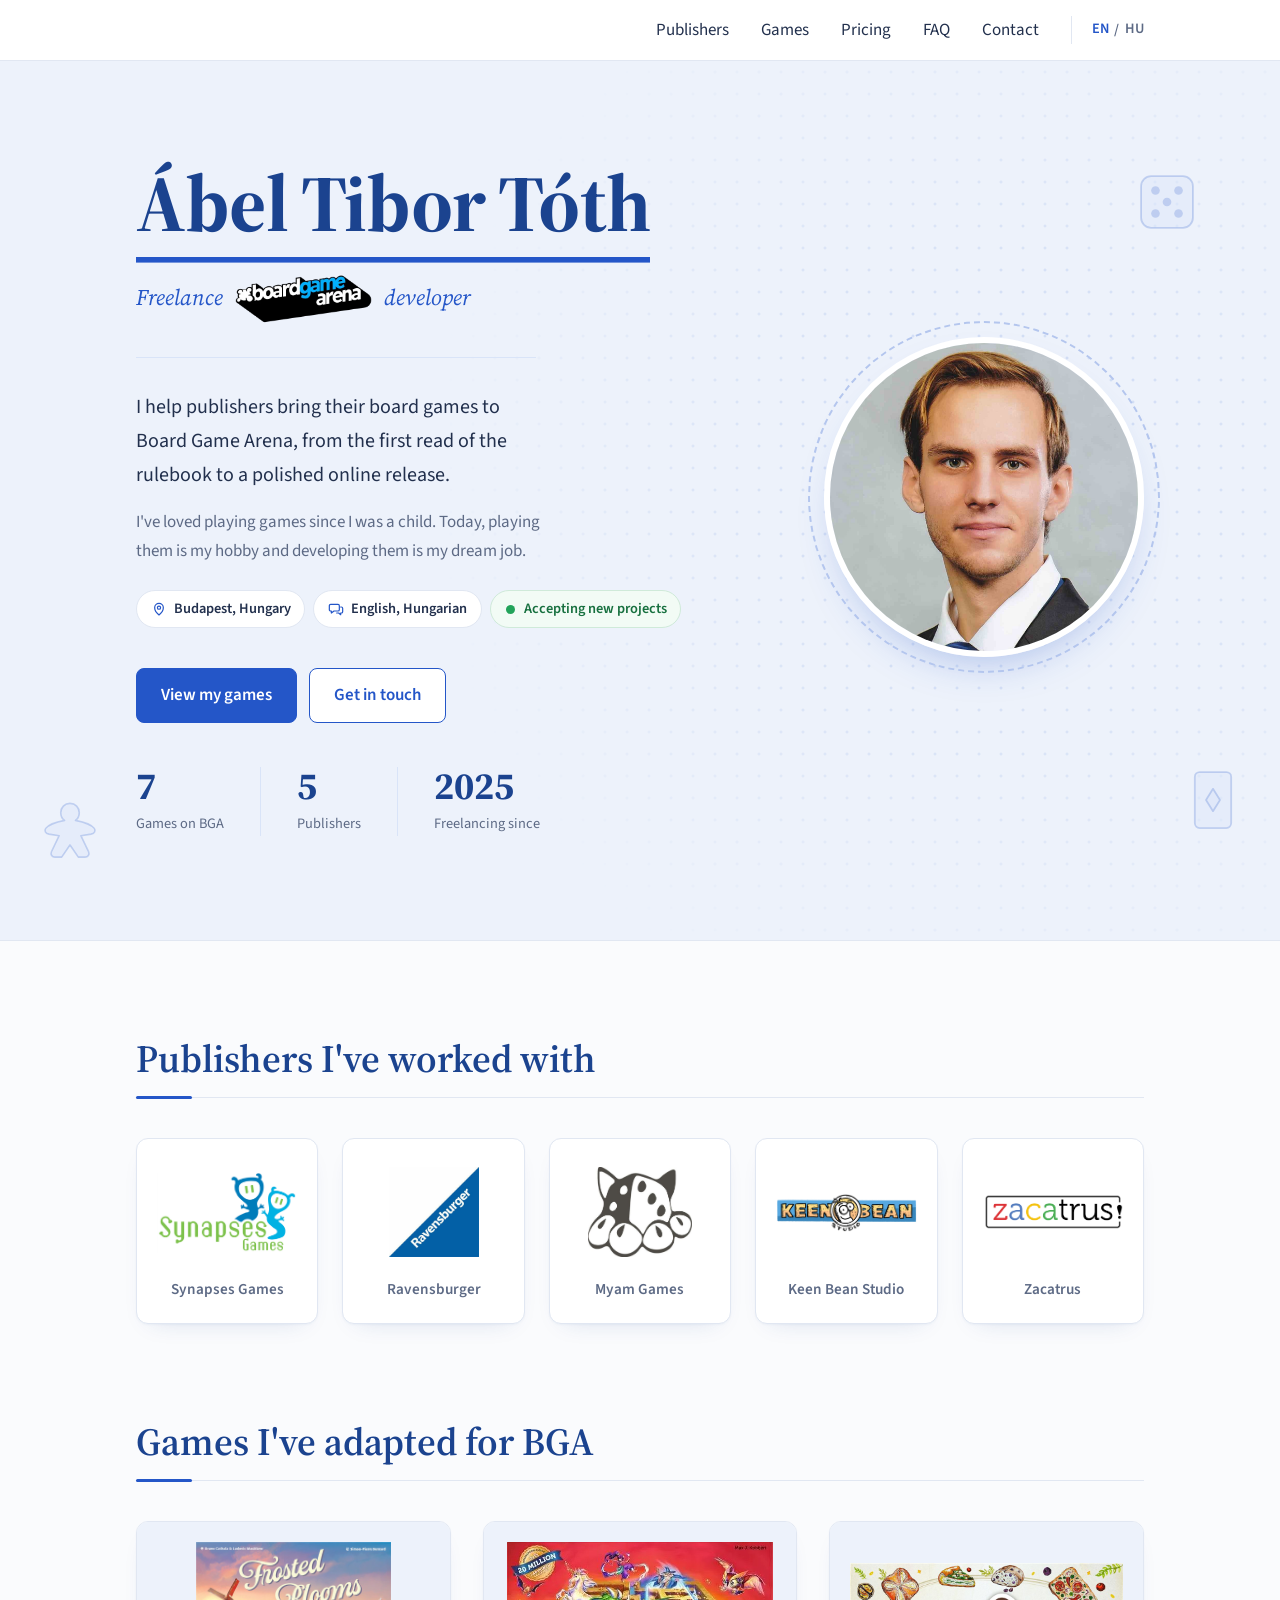
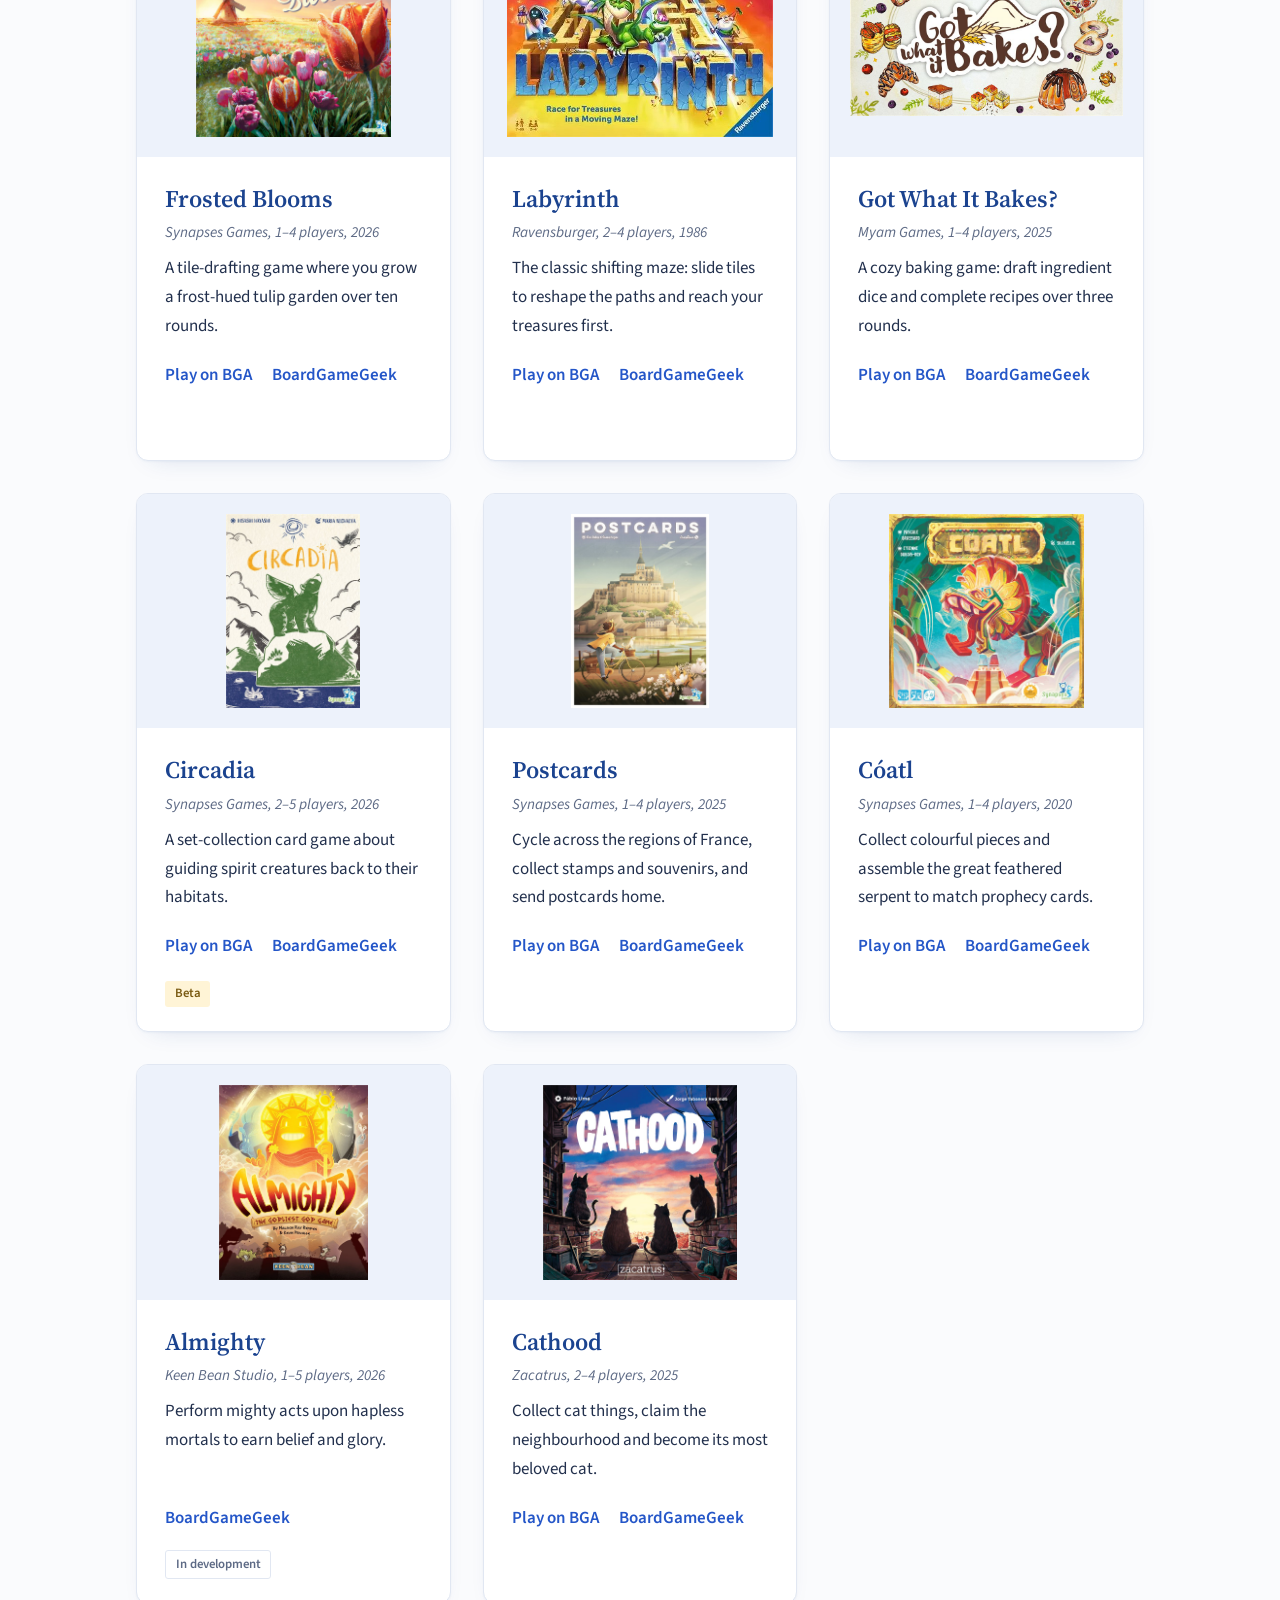
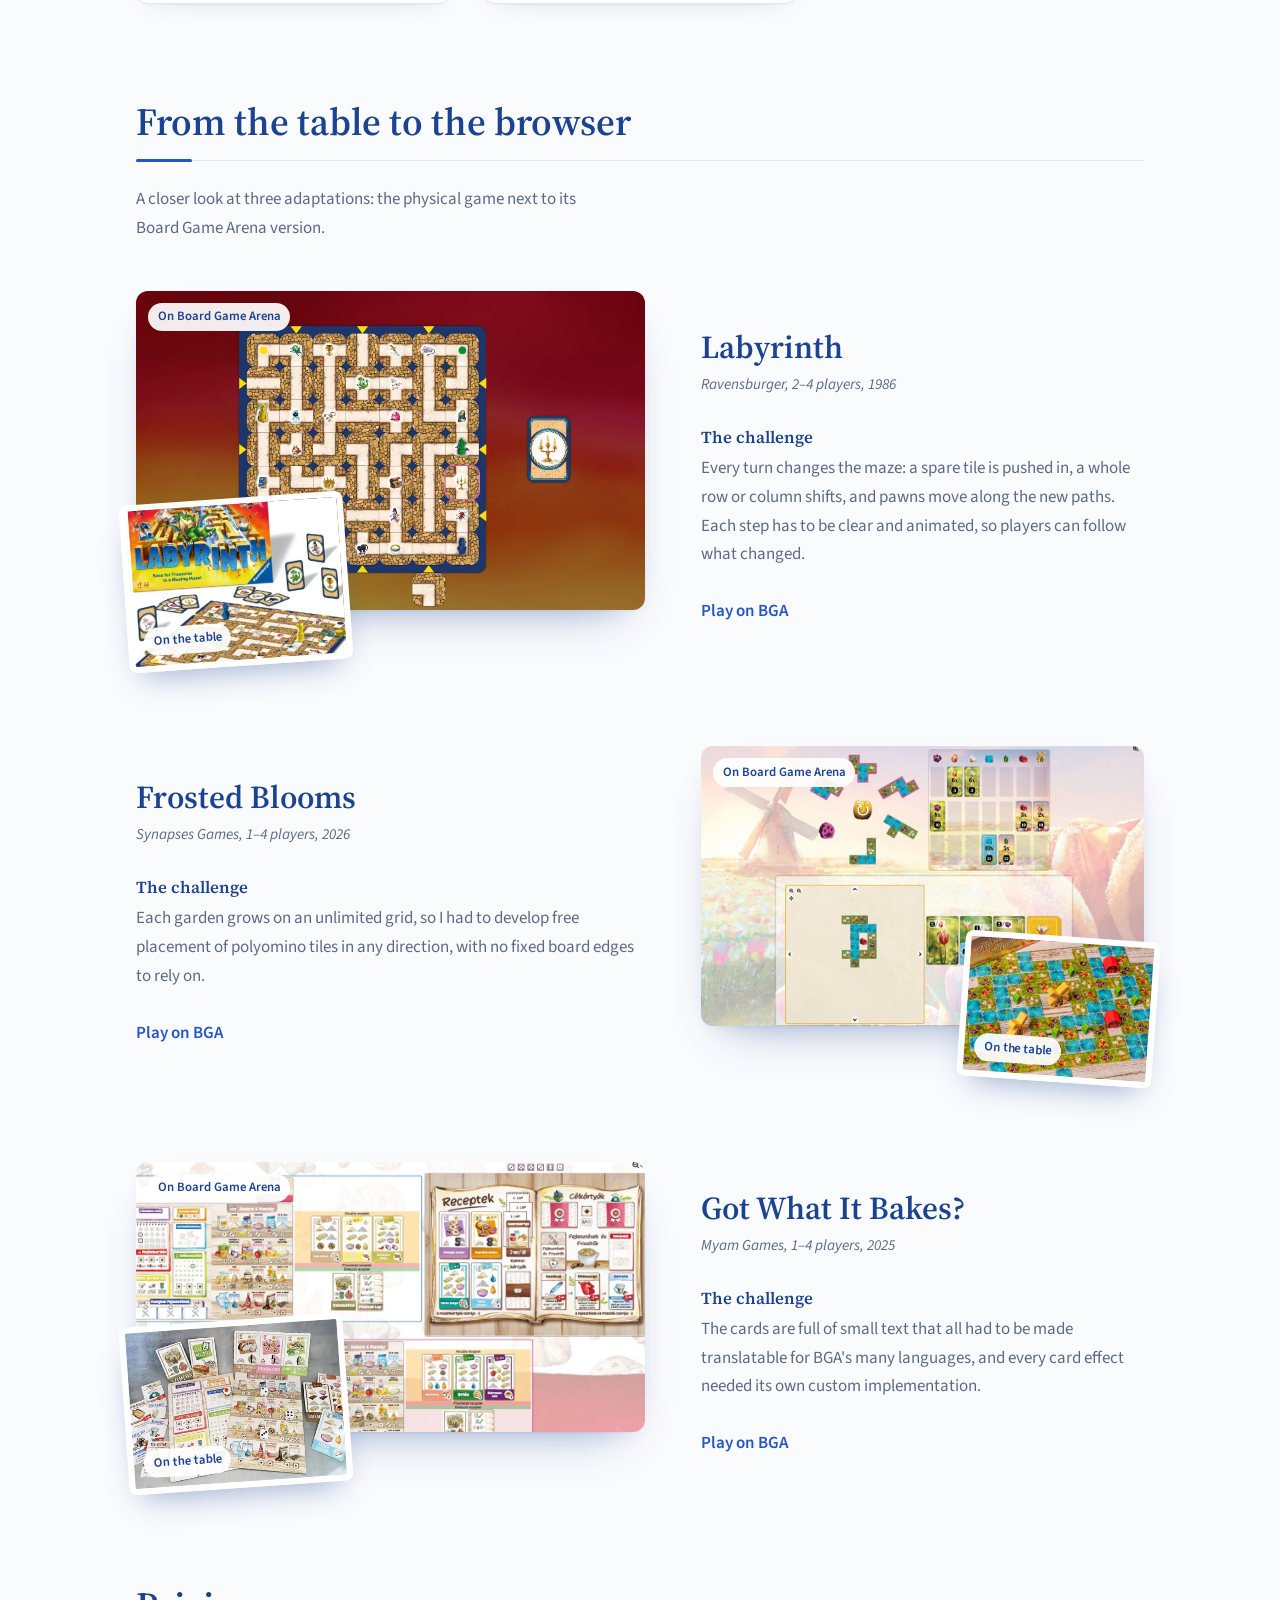
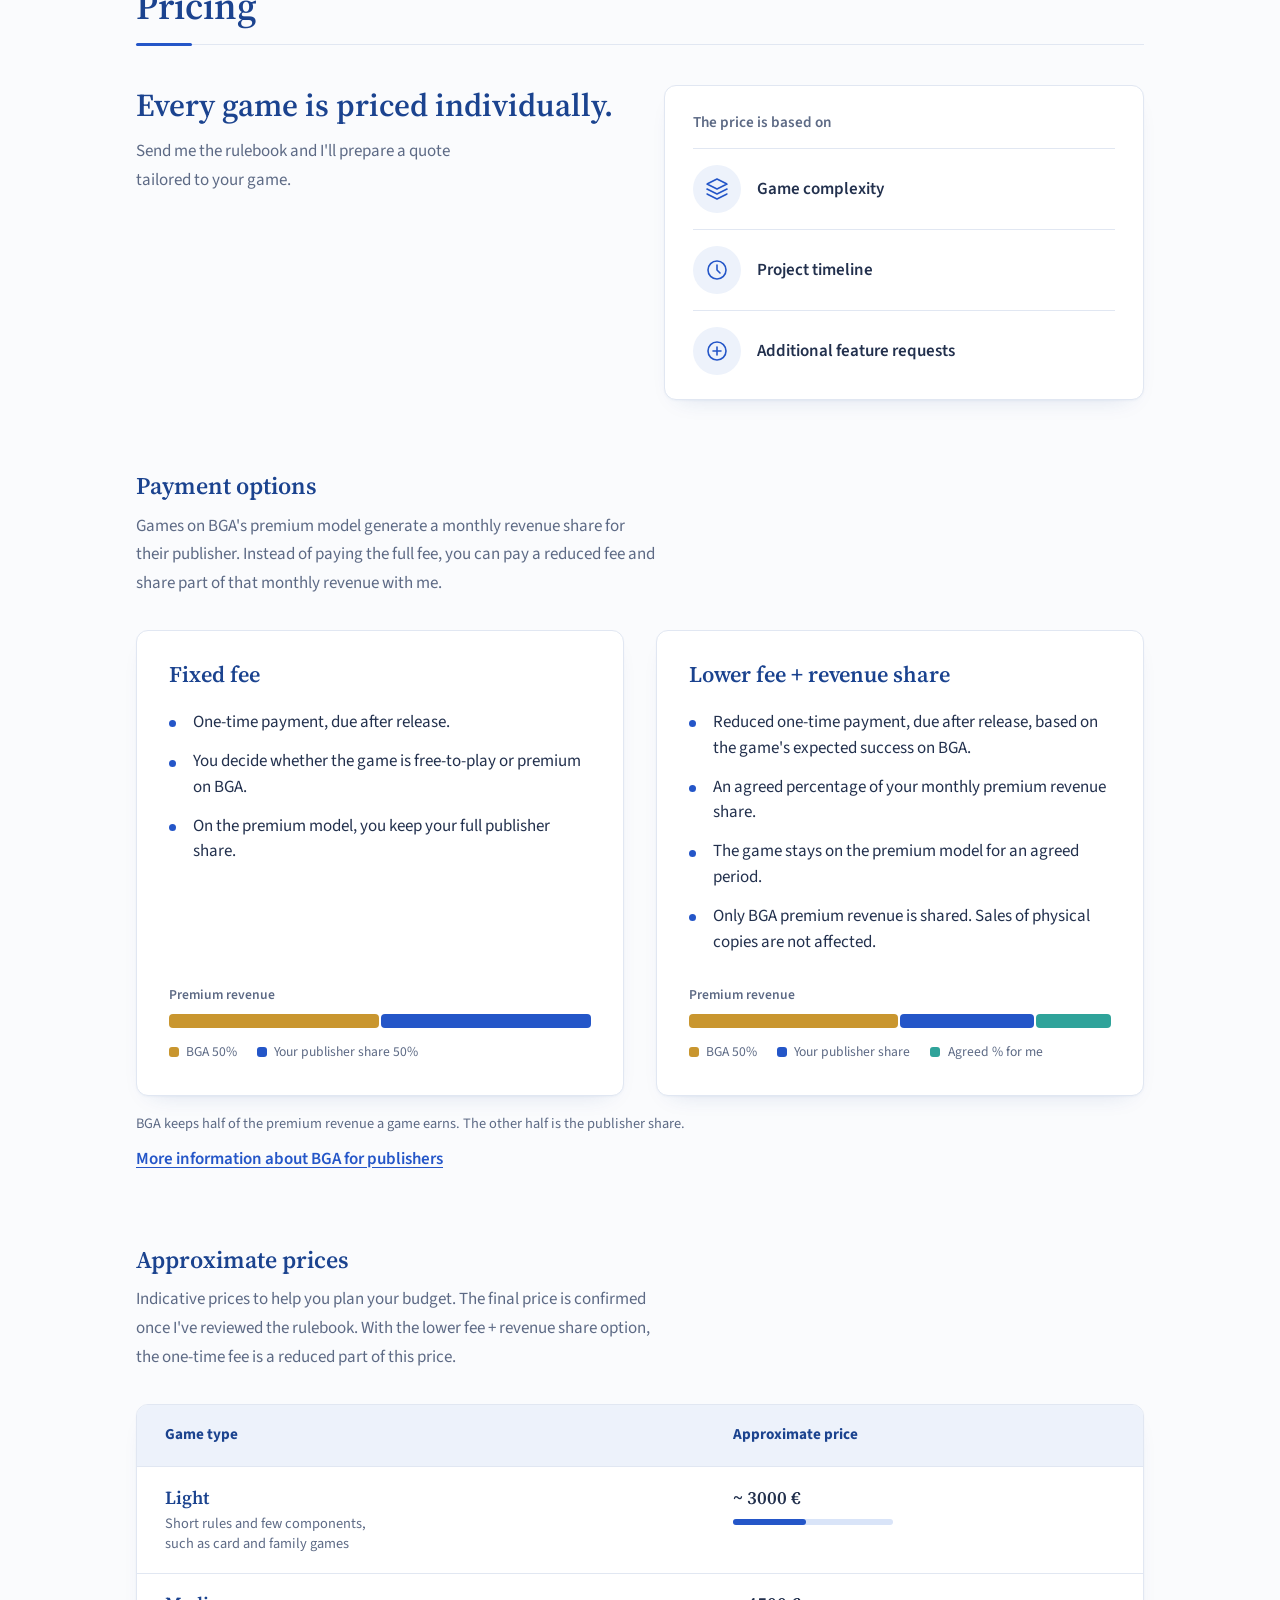
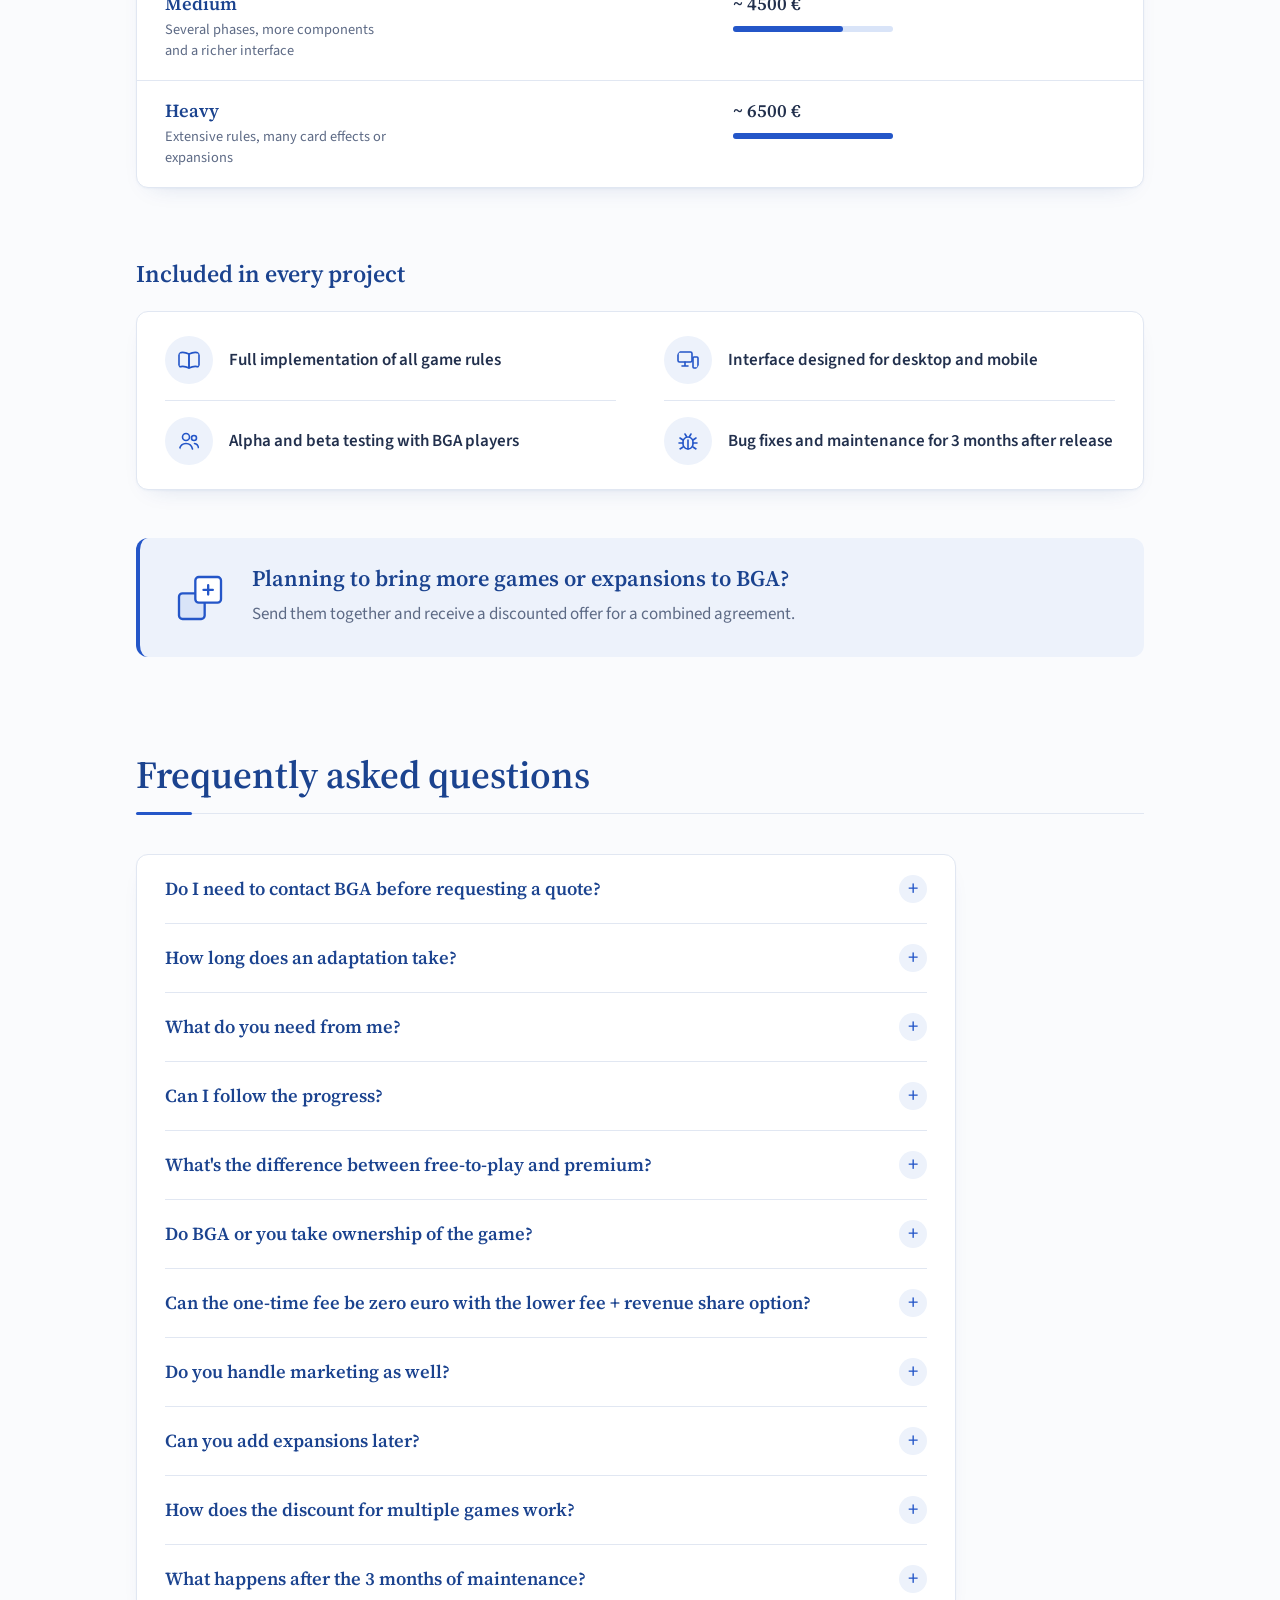
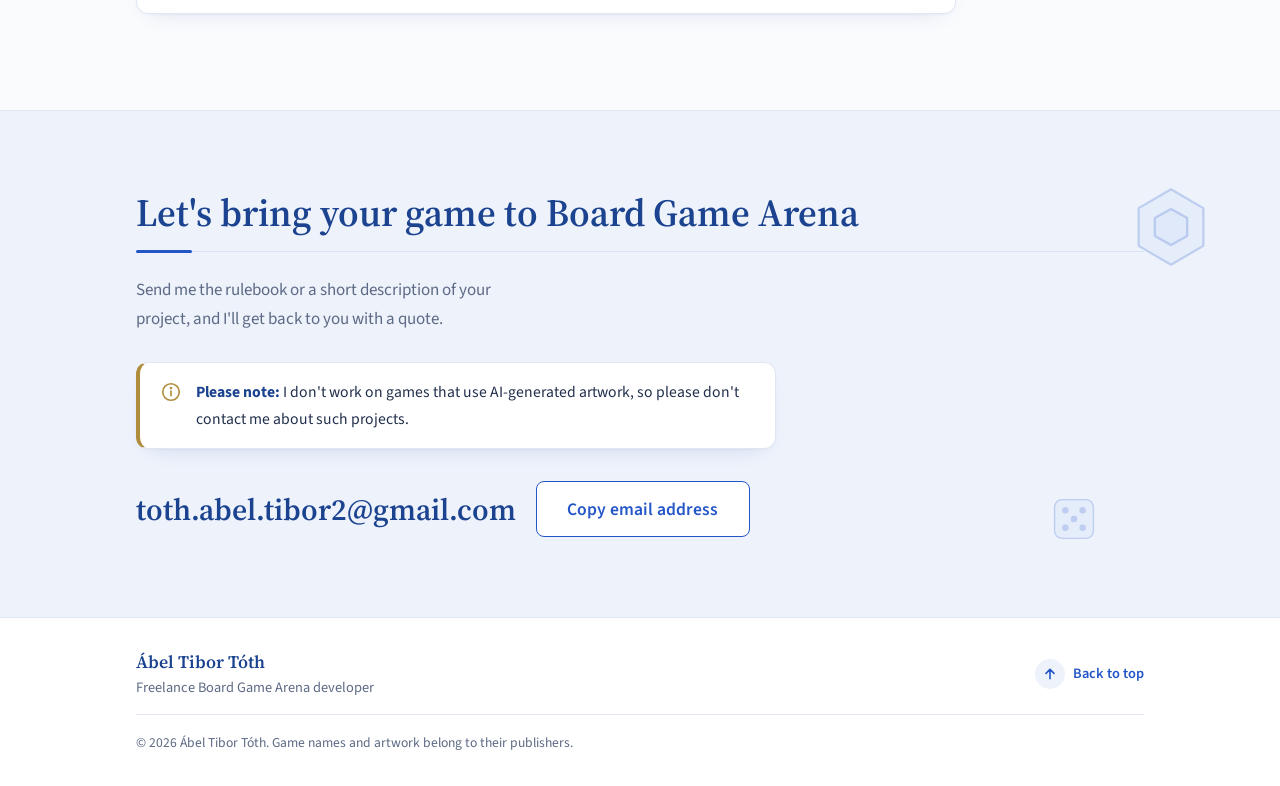
<file: index.html>
<!doctype html>
<html lang="en">
<head>
  <meta charset="utf-8">
  <meta name="viewport" content="width=device-width, initial-scale=1">
  <title>Ábel Tibor Tóth – Board Game Arena Developer</title>
  <meta name="description" content="Ábel Tibor Tóth adapts tabletop games for Board Game Arena.">
  <link rel="preconnect" href="https://fonts.googleapis.com">
  <link rel="preconnect" href="https://fonts.gstatic.com" crossorigin>
  <link href="https://fonts.googleapis.com/css2?family=Source+Serif+4:opsz,wght@8..60,400;8..60,600;8..60,700&family=Source+Sans+3:wght@400;600&display=swap" rel="stylesheet">
  <link rel="alternate" hreflang="en" href="index.html">
  <link rel="alternate" hreflang="hu" href="hu.html">
  <link rel="stylesheet" href="style.css">
  <script src="script.js" defer></script>
</head>
<body>
  <header class="site-header">
    <nav class="wrap nav">
      <a href="#" class="logo">Ábel Tibor Tóth</a>
      <ul>
        <li><a href="#publishers">Publishers</a></li>
        <li><a href="#games">Games</a></li>
        <li><a href="#pricing">Pricing</a></li>
        <li><a href="#faq">FAQ</a></li>
        <li><a href="#contact">Contact</a></li>
        <li class="lang"><a href="index.html" hreflang="en" lang="en" aria-current="page">EN</a><span aria-hidden="true">/</span><a href="hu.html" hreflang="hu" lang="hu" aria-label="Magyar">HU</a></li>
      </ul>
    </nav>
  </header>

  <main>
    <section class="hero">
      <div class="decos" aria-hidden="true">
        <svg class="deco deco-die" viewBox="0 0 100 100" aria-hidden="true"><rect x="14" y="14" width="72" height="72" rx="14"/><circle class="pip" cx="34" cy="34" r="6"/><circle class="pip" cx="66" cy="34" r="6"/><circle class="pip" cx="50" cy="50" r="6"/><circle class="pip" cx="34" cy="66" r="6"/><circle class="pip" cx="66" cy="66" r="6"/></svg>
        <svg class="deco deco-meeple" viewBox="0 0 100 100" aria-hidden="true"><path d="M50 10c8.5 0 14.5 6.5 14.5 14.5 0 5.5-2.5 9.5-6 12 10 2 25 6.5 29.5 12.5 2.5 3.5.5 8-5 9l-16 2.5 12 25c2 4.2-1 8.5-5.5 8.5H63L50 75 37 94H26.5c-4.5 0-7.5-4.3-5.5-8.5l12-25-16-2.5c-5.5-1-7.5-5.5-5-9C16.5 43 31.5 38.5 41.5 36.5c-3.5-2.5-6-6.5-6-12C35.5 16.5 41.5 10 50 10Z"/></svg>
        <svg class="deco deco-card" viewBox="0 0 100 100" aria-hidden="true"><rect x="24" y="10" width="52" height="80" rx="7"/><path d="M50 34 60 50 50 66 40 50Z"/></svg>
      </div>
      <div class="wrap hero-grid">
        <div>
        <h1><span class="name-line">Ábel Tibor Tóth</span></h1>
        <p class="role">Freelance <a class="role-logo" href="https://boardgamearena.com/" target="_blank" rel="noopener"><img src="images/brand/bga-logo.webp" alt="Board Game Arena" width="500" height="220"></a> developer</p>
        <p class="lead">I help publishers bring their board games to Board Game Arena, from the first read of the rulebook to a polished online release.</p>
        <p class="lead-sub">I've loved playing games since I was a child. Today, playing them is my hobby and developing them is my dream job.</p>
        <ul class="hero-facts" aria-label="About me">
          <li><svg class="chip-icon" viewBox="0 0 24 24" aria-hidden="true"><path d="M12 21s-6.5-5.6-6.5-11a6.5 6.5 0 0 1 13 0c0 5.4-6.5 11-6.5 11Z"/><circle cx="12" cy="10" r="2.4"/></svg>Budapest, Hungary</li>
          <li><svg class="chip-icon" viewBox="0 0 24 24" aria-hidden="true"><path d="M4 5h11a2 2 0 0 1 2 2v6a2 2 0 0 1-2 2H9l-4 3v-3H4a2 2 0 0 1-2-2V7a2 2 0 0 1 2-2Z"/><path d="M19 9h1a2 2 0 0 1 2 2v5a2 2 0 0 1-2 2h-1v2.5L16 18h-3"/></svg>English, Hungarian</li>
          <li class="available"><i class="status-dot" aria-hidden="true"></i>Accepting new projects</li>
        </ul>
        <div class="actions">
          <a class="btn btn-primary" href="#games">View my games</a>
          <a class="btn btn-outline" href="#contact">Get in touch</a>
        </div>
        <dl class="stats">
          <div><dt>Games on BGA</dt><dd data-count="7">7</dd></div>
          <div><dt>Publishers</dt><dd data-count="5">5</dd></div>
          <div><dt>Freelancing since</dt><dd>2025</dd></div>
        </dl>
        </div>
        <img class="portrait" src="images/profile.jpg" alt="Portrait of Ábel Tibor Tóth" width="320" height="320">
      </div>
    </section>

    <section id="publishers" class="section wrap">
      <h2>Publishers I've worked with</h2>
      <!-- Logos are the publishers' BGG images, in images/publishers/. -->
      <ul class="publishers">
        <li>
          <a class="publisher" href="https://www.jeuxsynapsesgames.com/" target="_blank" rel="noopener">
            <img src="images/publishers/synapses.png" alt="" loading="lazy">
            <span>Synapses Games</span>
          </a>
        </li>
        <li>
          <a class="publisher" href="https://www.ravensburger.com/" target="_blank" rel="noopener">
            <img src="images/publishers/ravensburger.jpg" alt="" loading="lazy">
            <span>Ravensburger</span>
          </a>
        </li>
        <li>
          <a class="publisher" href="https://myamgames.hu/" target="_blank" rel="noopener">
            <img src="images/publishers/myam.jpg" alt="" loading="lazy">
            <span>Myam Games</span>
          </a>
        </li>
        <li>
          <a class="publisher" href="https://www.keenbean.studio/" target="_blank" rel="noopener">
            <img src="images/publishers/keenbean.png" alt="" loading="lazy">
            <span>Keen Bean Studio</span>
          </a>
        </li>
        <li>
          <a class="publisher" href="https://zacatrus.es/" target="_blank" rel="noopener">
            <img src="images/publishers/zacatrus.png" alt="" loading="lazy">
            <span>Zacatrus</span>
          </a>
        </li>
      </ul>
    </section>

    <section id="games" class="section wrap">
      <h2>Games I've adapted for BGA</h2>
      <div class="games">
        <!-- Copy an <article> per game. Optional status badge for unreleased games: status-beta | status-alpha | status-dev. Images are the games' main BGG images, in images/. -->
        <article class="game">
          <img src="images/frostedblooms.jpg" alt="Frosted Blooms box cover" loading="lazy">
          <div class="game-body">
            <h3>Frosted Blooms</h3>
            <p class="meta">Synapses Games, 1–4 players, 2026</p>
            <p>A tile-drafting game where you grow a frost-hued tulip garden over ten rounds.</p>
            <p class="game-links">
              <a href="https://boardgamearena.com/gamepanel?game=frostedblooms" target="_blank" rel="noopener">Play on BGA</a>
              <a href="https://boardgamegeek.com/boardgame/449853/frosted-blooms" target="_blank" rel="noopener">BoardGameGeek</a>
            </p>
          </div>
        </article>
        <article class="game">
          <img src="images/labyrinth.jpg" alt="Labyrinth box cover" loading="lazy">
          <div class="game-body">
            <h3>Labyrinth</h3>
            <p class="meta">Ravensburger, 2–4 players, 1986</p>
            <p>The classic shifting maze: slide tiles to reshape the paths and reach your treasures first.</p>
            <p class="game-links">
              <a href="https://boardgamearena.com/gamepanel?game=labyrinth" target="_blank" rel="noopener">Play on BGA</a>
              <a href="https://boardgamegeek.com/boardgame/1219/labyrinth" target="_blank" rel="noopener">BoardGameGeek</a>
            </p>
          </div>
        </article>
        <article class="game">
          <img src="images/gotwhatitbakes.jpg" alt="Got What It Bakes? cover art" loading="lazy">
          <div class="game-body">
            <h3>Got What It Bakes?</h3>
            <p class="meta">Myam Games, 1–4 players, 2025</p>
            <p>A cozy baking game: draft ingredient dice and complete recipes over three rounds.</p>
            <p class="game-links">
              <a href="https://boardgamearena.com/gamepanel?game=gotwhatitbakes" target="_blank" rel="noopener">Play on BGA</a>
              <a href="https://boardgamegeek.com/boardgame/449655/got-what-it-bakes" target="_blank" rel="noopener">BoardGameGeek</a>
            </p>
          </div>
        </article>
        <article class="game">
          <img src="images/circadia.jpg" alt="Circadia box cover" loading="lazy">
          <div class="game-body">
            <h3>Circadia</h3>
            <p class="meta">Synapses Games, 2–5 players, 2026</p>
            <p>A set-collection card game about guiding spirit creatures back to their habitats.</p>
            <p class="game-links">
              <a href="https://boardgamearena.com/gamepanel?game=circadia" target="_blank" rel="noopener">Play on BGA</a>
              <a href="https://boardgamegeek.com/boardgame/454399/circadia" target="_blank" rel="noopener">BoardGameGeek</a>
            </p>
            <span class="status status-beta">Beta</span>
          </div>
        </article>
        <article class="game">
          <img src="images/postcards.jpg" alt="Postcards box cover" loading="lazy">
          <div class="game-body">
            <h3>Postcards</h3>
            <p class="meta">Synapses Games, 1–4 players, 2025</p>
            <p>Cycle across the regions of France, collect stamps and souvenirs, and send postcards home.</p>
            <p class="game-links">
              <a href="https://boardgamearena.com/gamepanel?game=postcards" target="_blank" rel="noopener">Play on BGA</a>
              <a href="https://boardgamegeek.com/boardgame/429423/postcards" target="_blank" rel="noopener">BoardGameGeek</a>
            </p>
          </div>
        </article>
        <article class="game">
          <img src="images/coatl.jpg" alt="Cóatl box cover" loading="lazy">
          <div class="game-body">
            <h3>Cóatl</h3>
            <p class="meta">Synapses Games, 1–4 players, 2020</p>
            <p>Collect colourful pieces and assemble the great feathered serpent to match prophecy cards.</p>
            <p class="game-links">
              <a href="https://boardgamearena.com/gamepanel?game=coatl" target="_blank" rel="noopener">Play on BGA</a>
              <a href="https://boardgamegeek.com/boardgame/274841/coatl" target="_blank" rel="noopener">BoardGameGeek</a>
            </p>
          </div>
        </article>
        <article class="game">
          <img src="images/almighty.jpg" alt="Almighty box cover" loading="lazy">
          <div class="game-body">
            <h3>Almighty</h3>
            <p class="meta">Keen Bean Studio, 1–5 players, 2026</p>
            <p>Perform mighty acts upon hapless mortals to earn belief and glory.</p>
            <p class="game-links">
              <a href="https://boardgamegeek.com/boardgame/382158/almighty" target="_blank" rel="noopener">BoardGameGeek</a>
            </p>
            <span class="status status-dev">In development</span>
          </div>
        </article>
        <article class="game">
          <img src="images/cathood.jpg" alt="Cathood box cover" loading="lazy">
          <div class="game-body">
            <h3>Cathood</h3>
            <p class="meta">Zacatrus, 2–4 players, 2025</p>
            <p>Collect cat things, claim the neighbourhood and become its most beloved cat.</p>
            <p class="game-links">
              <a href="https://boardgamearena.com/gamepanel?game=cathood" target="_blank" rel="noopener">Play on BGA</a>
              <a href="https://boardgamegeek.com/boardgame/383117/cathood" target="_blank" rel="noopener">BoardGameGeek</a>
            </p>
          </div>
        </article>
      </div>
    </section>

    <section id="case-studies" class="section wrap">
      <h2>From the table to the browser</h2>
      <p class="section-intro">A closer look at three adaptations: the physical game next to its Board Game Arena version.</p>
      <div class="cases">
        <article class="case">
          <div class="case-media">
            <figure class="case-shot">
              <img src="images/cases/labyrinth-bga.jpg" alt="Labyrinth board on Board Game Arena" loading="lazy" width="860" height="540">
              <figcaption>On Board Game Arena</figcaption>
            </figure>
            <figure class="case-photo">
              <img src="images/cases/labyrinth-table.jpg" alt="Labyrinth board, cards and pawns on a table" loading="lazy">
              <figcaption>On the table</figcaption>
            </figure>
          </div>
          <div class="case-body">
            <h3>Labyrinth</h3>
            <p class="meta">Ravensburger, 2–4 players, 1986</p>
            <dl class="case-points">
              <div><dt>The challenge</dt><dd>Every turn changes the maze: a spare tile is pushed in, a whole row or column shifts, and pawns move along the new paths. Each step has to be clear and animated, so players can follow what changed.</dd></div>
            </dl>
            <a class="case-link" href="https://boardgamearena.com/gamepanel?game=labyrinth" target="_blank" rel="noopener">Play on BGA</a>
          </div>
        </article>
        <article class="case case-reverse">
          <div class="case-media">
            <figure class="case-shot">
              <img src="images/cases/frostedblooms-bga.jpg" alt="Frosted Blooms tiles on Board Game Arena" loading="lazy" width="1200" height="758">
              <figcaption>On Board Game Arena</figcaption>
            </figure>
            <figure class="case-photo">
              <img src="images/cases/frostedblooms-table.jpg" alt="Frosted Blooms tiles and pieces on a table" loading="lazy">
              <figcaption>On the table</figcaption>
            </figure>
          </div>
          <div class="case-body">
            <h3>Frosted Blooms</h3>
            <p class="meta">Synapses Games, 1–4 players, 2026</p>
            <dl class="case-points">
              <div><dt>The challenge</dt><dd>Each garden grows on an unlimited grid, so I had to develop free placement of polyomino tiles in any direction, with no fixed board edges to rely on.</dd></div>
            </dl>
            <a class="case-link" href="https://boardgamearena.com/gamepanel?game=frostedblooms" target="_blank" rel="noopener">Play on BGA</a>
          </div>
        </article>
        <article class="case">
          <div class="case-media">
            <figure class="case-shot">
              <img src="images/cases/gotwhatitbakes-bga.jpg" alt="Got What It Bakes? player sheets and recipe book on Board Game Arena" loading="lazy" width="1200" height="636">
              <figcaption>On Board Game Arena</figcaption>
            </figure>
            <figure class="case-photo">
              <img src="images/cases/gotwhatitbakes-table.jpg" alt="Got What It Bakes? cards, dice and player sheets on a table" loading="lazy">
              <figcaption>On the table</figcaption>
            </figure>
          </div>
          <div class="case-body">
            <h3>Got What It Bakes?</h3>
            <p class="meta">Myam Games, 1–4 players, 2025</p>
            <dl class="case-points">
              <div><dt>The challenge</dt><dd>The cards are full of small text that all had to be made translatable for BGA's many languages, and every card effect needed its own custom implementation.</dd></div>
            </dl>
            <a class="case-link" href="https://boardgamearena.com/gamepanel?game=gotwhatitbakes" target="_blank" rel="noopener">Play on BGA</a>
          </div>
        </article>
      </div>
    </section>

    <section id="pricing" class="section wrap">
      <h2>Pricing</h2>
      <div class="pricing-intro">
        <div>
          <p class="pricing-lead">Every game is priced individually.</p>
          <p>Send me the rulebook and I'll prepare a quote tailored to your game.</p>
        </div>
        <div class="factors">
          <p class="factors-title">The price is based on</p>
          <ul>
            <li><svg class="icon" viewBox="0 0 24 24" aria-hidden="true"><path d="M12 2 2 7l10 5 10-5-10-5Z"/><path d="m2 12 10 5 10-5"/><path d="m2 17 10 5 10-5"/></svg> Game complexity</li>
            <li><svg class="icon" viewBox="0 0 24 24" aria-hidden="true"><circle cx="12" cy="12" r="9"/><path d="M12 7v5l3 3"/></svg> Project timeline</li>
            <li><svg class="icon" viewBox="0 0 24 24" aria-hidden="true"><circle cx="12" cy="12" r="9"/><path d="M12 8v8M8 12h8"/></svg> Additional feature requests</li>
          </ul>
        </div>
      </div>

      <h3 class="pricing-sub">Payment options</h3>
      <p class="pricing-text">Games on BGA's premium model generate a monthly revenue share for their publisher. Instead of paying the full fee, you can pay a reduced fee and share part of that monthly revenue with me.</p>
      <div class="options">
        <div class="option">
          <h4>Fixed fee</h4>
          <ul class="option-points">
            <li>One-time payment, due after release.</li>
            <li>You decide whether the game is free-to-play or premium on BGA.</li>
            <li>On the premium model, you keep your full publisher share.</li>
          </ul>
          <figure class="split" aria-label="Premium revenue split: BGA 50%, your publisher share 50%">
            <figcaption>Premium revenue</figcaption>
            <div class="split-bar">
              <span class="bar-fill seg-bga" style="--w: 50%"></span>
              <span class="bar-fill seg-you" style="--w: 50%"></span>
            </div>
            <ul class="legend">
              <li><i class="seg-bga"></i>BGA 50%</li>
              <li><i class="seg-you"></i>Your publisher share 50%</li>
            </ul>
          </figure>
        </div>
        <div class="option">
          <h4>Lower fee + revenue share</h4>
          <ul class="option-points">
            <li>Reduced one-time payment, due after release, based on the game's expected success on BGA.</li>
            <li>An agreed percentage of your monthly premium revenue share.</li>
            <li>The game stays on the premium model for an agreed period.</li>
            <li>Only BGA premium revenue is shared. Sales of physical copies are not affected.</li>
          </ul>
          <figure class="split" aria-label="Premium revenue split: BGA 50%, the publisher share divided between you and an agreed percentage for me">
            <figcaption>Premium revenue</figcaption>
            <!-- the "agreed %" segment width is illustrative, not a real rate -->
            <div class="split-bar">
              <span class="bar-fill seg-bga" style="--w: 50%"></span>
              <span class="bar-fill seg-you" style="--w: 32%"></span>
              <span class="bar-fill seg-dev" style="--w: 18%"></span>
            </div>
            <ul class="legend">
              <li><i class="seg-bga"></i>BGA 50%</li>
              <li><i class="seg-you"></i>Your publisher share</li>
              <li><i class="seg-dev"></i>Agreed % for me</li>
            </ul>
          </figure>
        </div>
      </div>
      <p class="footnote">BGA keeps half of the premium revenue a game earns. The other half is the publisher share.</p>
      <p class="more-info"><a href="https://boardgamearena.com/gamepublishers" target="_blank" rel="noopener">More information about BGA for publishers</a></p>

      <h3 class="pricing-sub">Approximate prices</h3>
      <p class="pricing-text">Indicative prices to help you plan your budget. The final price is confirmed once I've reviewed the rulebook. With the lower fee + revenue share option, the one-time fee is a reduced part of this price.</p>
      <div class="price-table-wrap">
        <table class="price-table">
          <thead>
            <tr>
              <th scope="col">Game type</th>
              <th scope="col">Approximate price</th>
            </tr>
          </thead>
          <!-- bar widths are price / 6500 EUR (the highest price); update them together with the prices -->
          <tbody>
            <tr>
              <th scope="row">Light<span>Short rules and few components, such as card and family games</span></th>
              <td>~ 3000 €<span class="price-bar"><span class="bar-fill" style="--w: 46%"></span></span></td>
            </tr>
            <tr>
              <th scope="row">Medium<span>Several phases, more components and a richer interface</span></th>
              <td>~ 4500 €<span class="price-bar"><span class="bar-fill" style="--w: 69%"></span></span></td>
            </tr>
            <tr>
              <th scope="row">Heavy<span>Extensive rules, many card effects or expansions</span></th>
              <td>~ 6500 €<span class="price-bar"><span class="bar-fill" style="--w: 100%"></span></span></td>
            </tr>
          </tbody>
        </table>
      </div>

      <h3 class="pricing-sub">Included in every project</h3>
      <ul class="includes">
        <li><svg class="icon" viewBox="0 0 24 24" aria-hidden="true"><path d="M2 5c3-1 6-1 10 1v14c-4-2-7-2-10-1Z"/><path d="M22 5c-3-1-6-1-10 1v14c4-2 7-2 10-1Z"/></svg> Full implementation of all game rules</li>
        <li><svg class="icon" viewBox="0 0 24 24" aria-hidden="true"><rect x="2" y="4" width="14" height="10" rx="1.5"/><path d="M6 18h6M9 14v4"/><rect x="17" y="9" width="5" height="11" rx="1"/></svg> Interface designed for desktop and mobile</li>
        <li><svg class="icon" viewBox="0 0 24 24" aria-hidden="true"><circle cx="9" cy="8" r="3.5"/><path d="M2.5 20c.8-3.5 3.4-5.5 6.5-5.5s5.7 2 6.5 5.5"/><circle cx="17" cy="9" r="2.5"/><path d="M17.5 14.5c2.2.3 3.7 2 4 4.5"/></svg> Alpha and beta testing with BGA players</li>
        <li><svg class="icon" viewBox="0 0 24 24" aria-hidden="true"><rect x="7" y="8" width="10" height="12" rx="5"/><path d="M12 11v9M9 5l1.5 2.5M15 5l-1.5 2.5M3 14h4M17 14h4M4 9l3 2M20 9l-3 2M4 20l3-2M20 20l-3-2"/></svg> Bug fixes and maintenance for 3 months after release</li>
      </ul>

      <div class="bundle">
        <svg class="bundle-icon" viewBox="0 0 48 48" aria-hidden="true"><rect x="6" y="20" width="22" height="22" rx="3"/><rect x="20" y="6" width="22" height="22" rx="3"/><path d="M31 13v8M27 17h8"/></svg>
        <div>
          <h3>Planning to bring more games or expansions to BGA?</h3>
          <p>Send them together and receive a discounted offer for a combined agreement.</p>
        </div>
      </div>
    </section>

    <section id="faq" class="section wrap">
      <h2>Frequently asked questions</h2>
      <div class="faq">
        <details class="faq-item">
          <summary>Do I need to contact BGA before requesting a quote?</summary>
          <p>No. You can request a quote without contacting BGA. Later in the project, you'll need to be in touch with BGA to test the adaptation and to give the necessary licence permissions. <a href="https://boardgamearena.com/gamepublishers" target="_blank" rel="noopener">More information about BGA for publishers</a></p>
        </details>
        <details class="faq-item">
          <summary>How long does an adaptation take?</summary>
          <p>It depends on the scope of the game. Lighter games take less time than complex ones, and alpha and beta testing also need to be planned in. You'll receive an estimated timeline together with the quote.</p>
        </details>
        <details class="faq-item">
          <summary>What do you need from me?</summary>
          <p>For a quote, only the rulebook. Once we've reached an agreement, I'll need the game's graphic files and a contact person on your side who can test and review the adaptation.</p>
        </details>
        <details class="faq-item">
          <summary>Can I follow the progress?</summary>
          <p>Yes. Until the adaptation is playable, I usually share screenshots or videos of my progress. Once it's playable, you can test it on BGA and send me feedback. Nothing is released without your approval.</p>
        </details>
        <details class="faq-item">
          <summary>What's the difference between free-to-play and premium?</summary>
          <p>Anyone on BGA can start a free-to-play game. A premium game can only be started by a BGA Premium member, but anyone can join it. Premium games earn the publisher a share of BGA's premium revenue. Publishers can switch between the two models at any time. <a href="https://boardgamearena.com/gamepublishers" target="_blank" rel="noopener">More information about BGA for publishers</a></p>
        </details>
        <details class="faq-item">
          <summary>Do BGA or you take ownership of the game?</summary>
          <p>No. We only use a licence, the game stays yours. <a href="https://boardgamearena.com/gamepublishers" target="_blank" rel="noopener">More information about BGA for publishers</a></p>
        </details>
        <details class="faq-item">
          <summary>Can the one-time fee be zero euro with the lower fee + revenue share option?</summary>
          <p>Yes, but only if we can say with enough confidence that the game will be a huge success on BGA. In that case, it's possible to pay through the revenue share only.</p>
        </details>
        <details class="faq-item">
          <summary>Do you handle marketing as well?</summary>
          <p>With the lower fee + revenue share option, we can also agree on limited marketing support.</p>
        </details>
        <details class="faq-item">
          <summary>Can you add expansions later?</summary>
          <p>Yes. Expansions are quoted separately, like a new game, and usually cost less because the base game is already implemented.</p>
        </details>
        <details class="faq-item">
          <summary>How does the discount for multiple games work?</summary>
          <p>When several games or expansions are commissioned together, I quote them as a single combined agreement, at a lower total than quoting each one separately. The exact discount depends on the games and is included in the quote.</p>
        </details>
        <details class="faq-item">
          <summary>What happens after the 3 months of maintenance?</summary>
          <p>While we're working together on another game, maintenance continues for as long as that project is active. After that, we can agree on ongoing maintenance, or on fixes and updates as needed.</p>
        </details>
      </div>
    </section>

    <section id="contact" class="contact">
      <div class="decos" aria-hidden="true">
        <svg class="deco deco-hex" viewBox="0 0 100 100" aria-hidden="true"><path d="M50 8 86 29v42L50 92 14 71V29Z"/><path d="M50 30 68 40v20L50 70 32 60V40Z"/></svg>
        <svg class="deco deco-die deco-die-2" viewBox="0 0 100 100" aria-hidden="true"><rect x="14" y="14" width="72" height="72" rx="14"/><circle class="pip" cx="34" cy="34" r="6"/><circle class="pip" cx="66" cy="34" r="6"/><circle class="pip" cx="50" cy="50" r="6"/><circle class="pip" cx="34" cy="66" r="6"/><circle class="pip" cx="66" cy="66" r="6"/></svg>
      </div>
      <div class="wrap">
        <h2>Let's bring your game to Board Game Arena</h2>
        <p>Send me the rulebook or a short description of your project, and I'll get back to you with a quote.</p>
        <div class="notice">
          <svg class="notice-icon" viewBox="0 0 24 24" aria-hidden="true"><circle cx="12" cy="12" r="9"/><path d="M12 11v5"/><circle cx="12" cy="7.75" r=".6"/></svg>
          <p><strong>Please note:</strong> I don't work on games that use AI-generated artwork, so please don't contact me about such projects.</p>
        </div>
        <div class="contact-actions">
          <span class="contact-email">toth.abel.tibor2@gmail.com</span>
          <!-- shown by script.js (the copy needs JS); the address above stays visible without it -->
          <button class="btn btn-outline contact-btn copy-btn" type="button" data-copy="toth.abel.tibor2@gmail.com" data-copied-msg="Email address copied" data-prompt="Copy the email address:" hidden><span class="copy-label">Copy email address</span><span class="copy-done" aria-hidden="true">&#10003; Copied!</span></button>
          <span class="sr-only" role="status"></span>
        </div>
      </div>
    </section>
  </main>

  <footer class="footer">
    <div class="wrap footer-inner">
      <p class="footer-name">Ábel Tibor Tóth<span>Freelance Board Game Arena developer</span></p>
      <a class="to-top" href="#"><svg viewBox="0 0 24 24" aria-hidden="true"><path d="M12 19V5M6 11l6-6 6 6"/></svg>Back to top</a>
      <p class="footer-legal">© 2026 Ábel Tibor Tóth. Game names and artwork belong to their publishers.</p>
    </div>
  </footer>
</body>
</html>
</file>
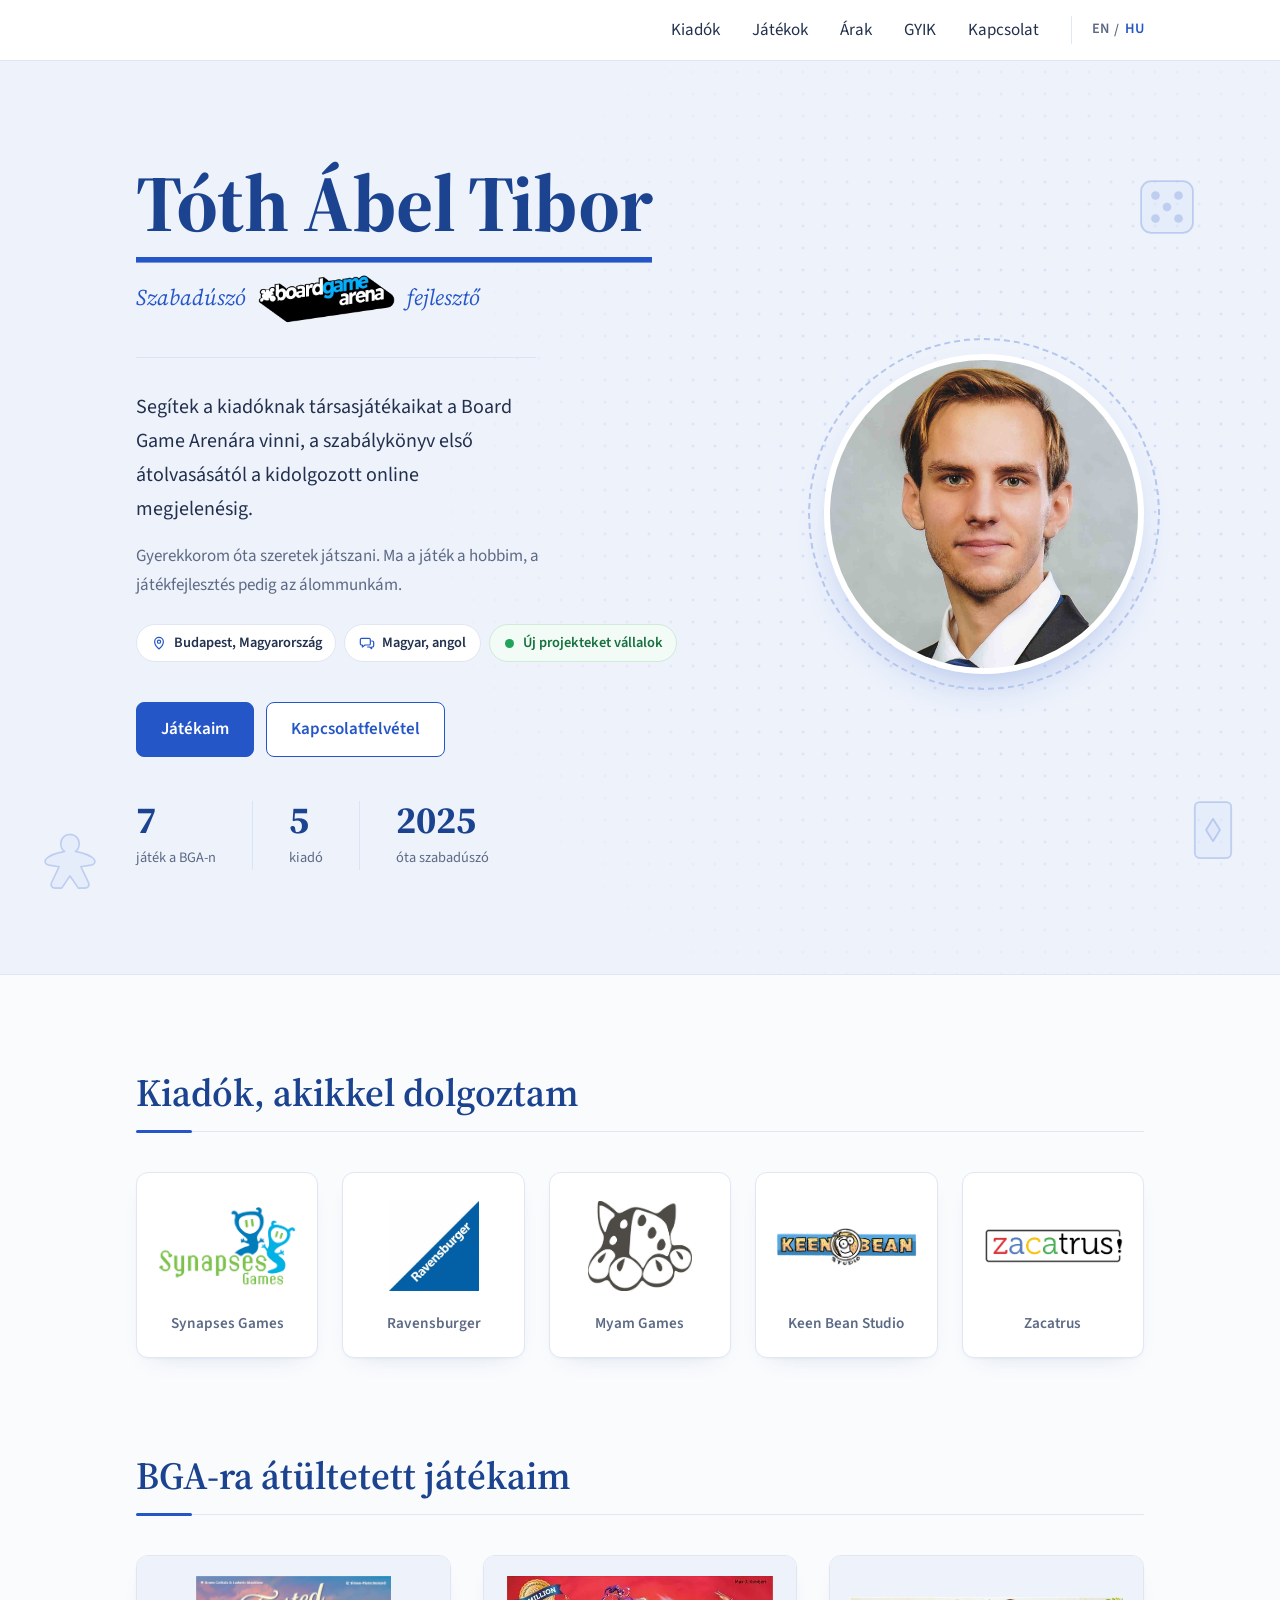
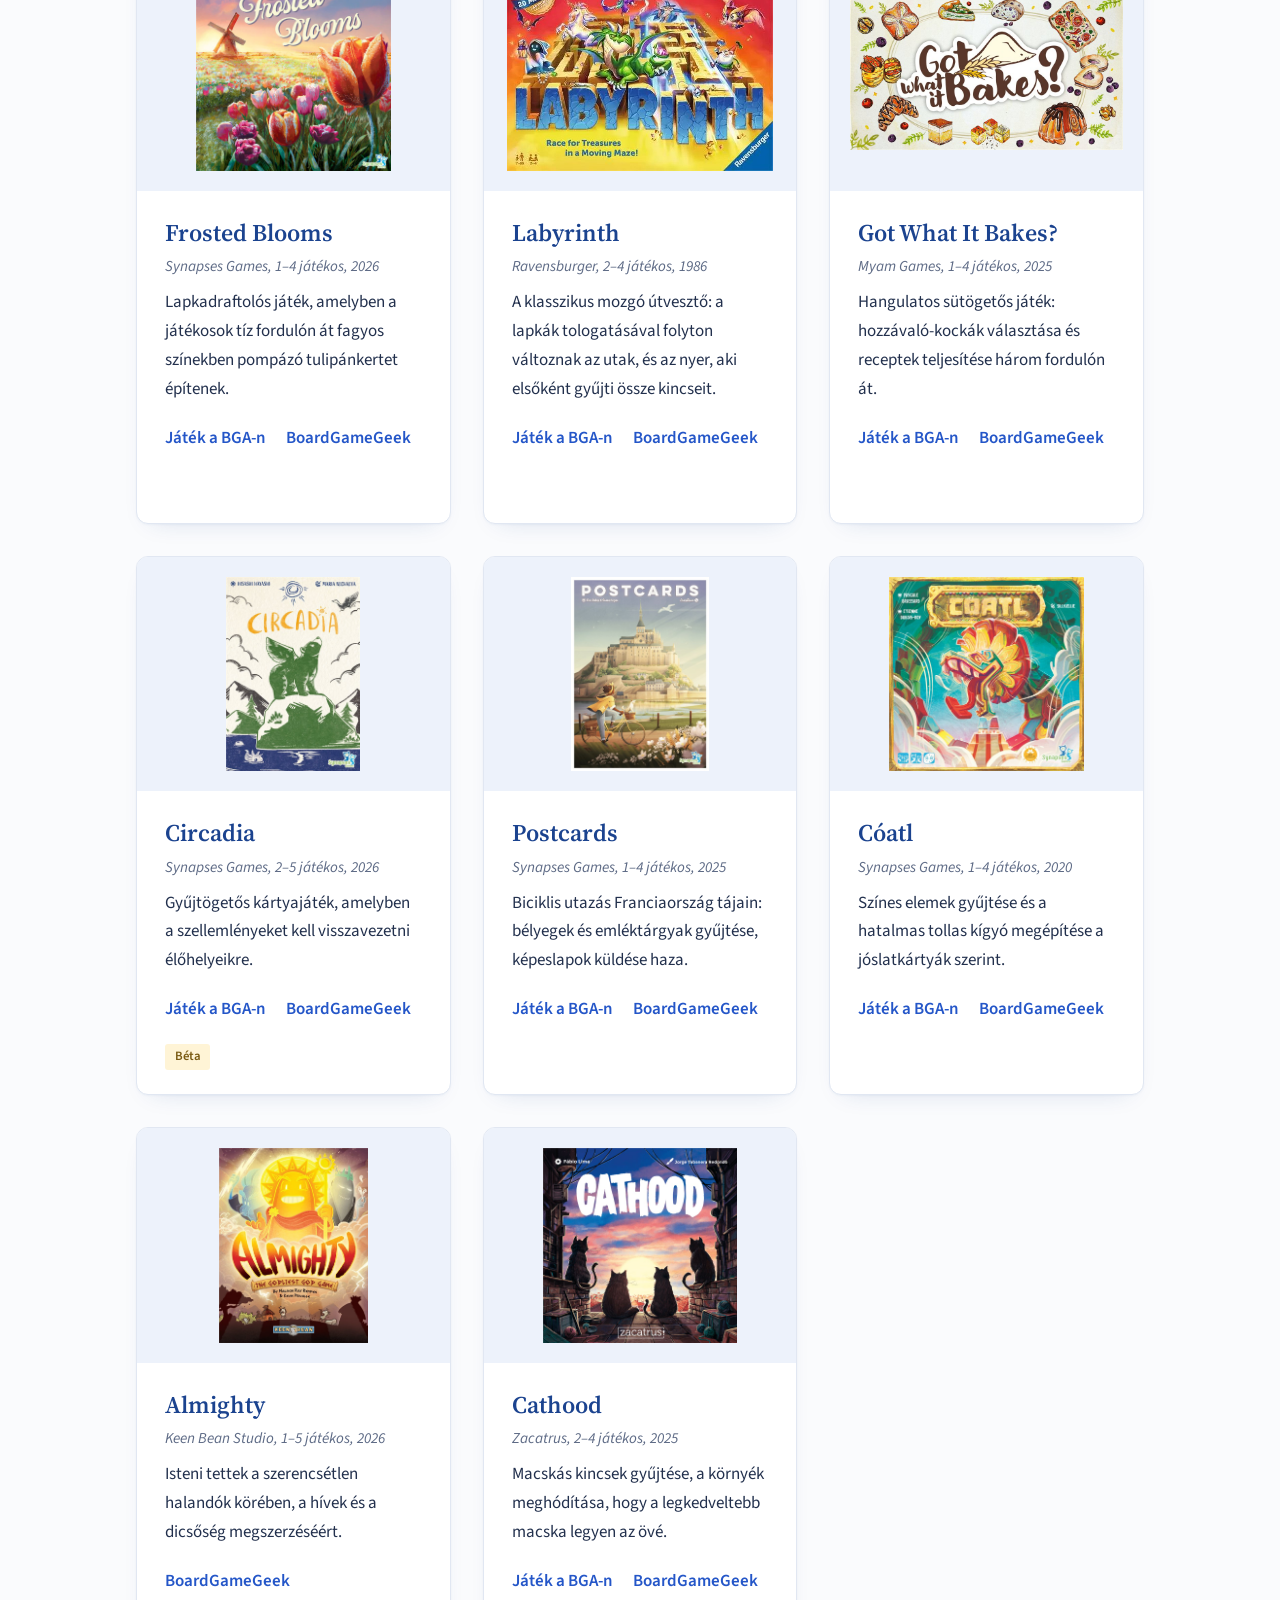
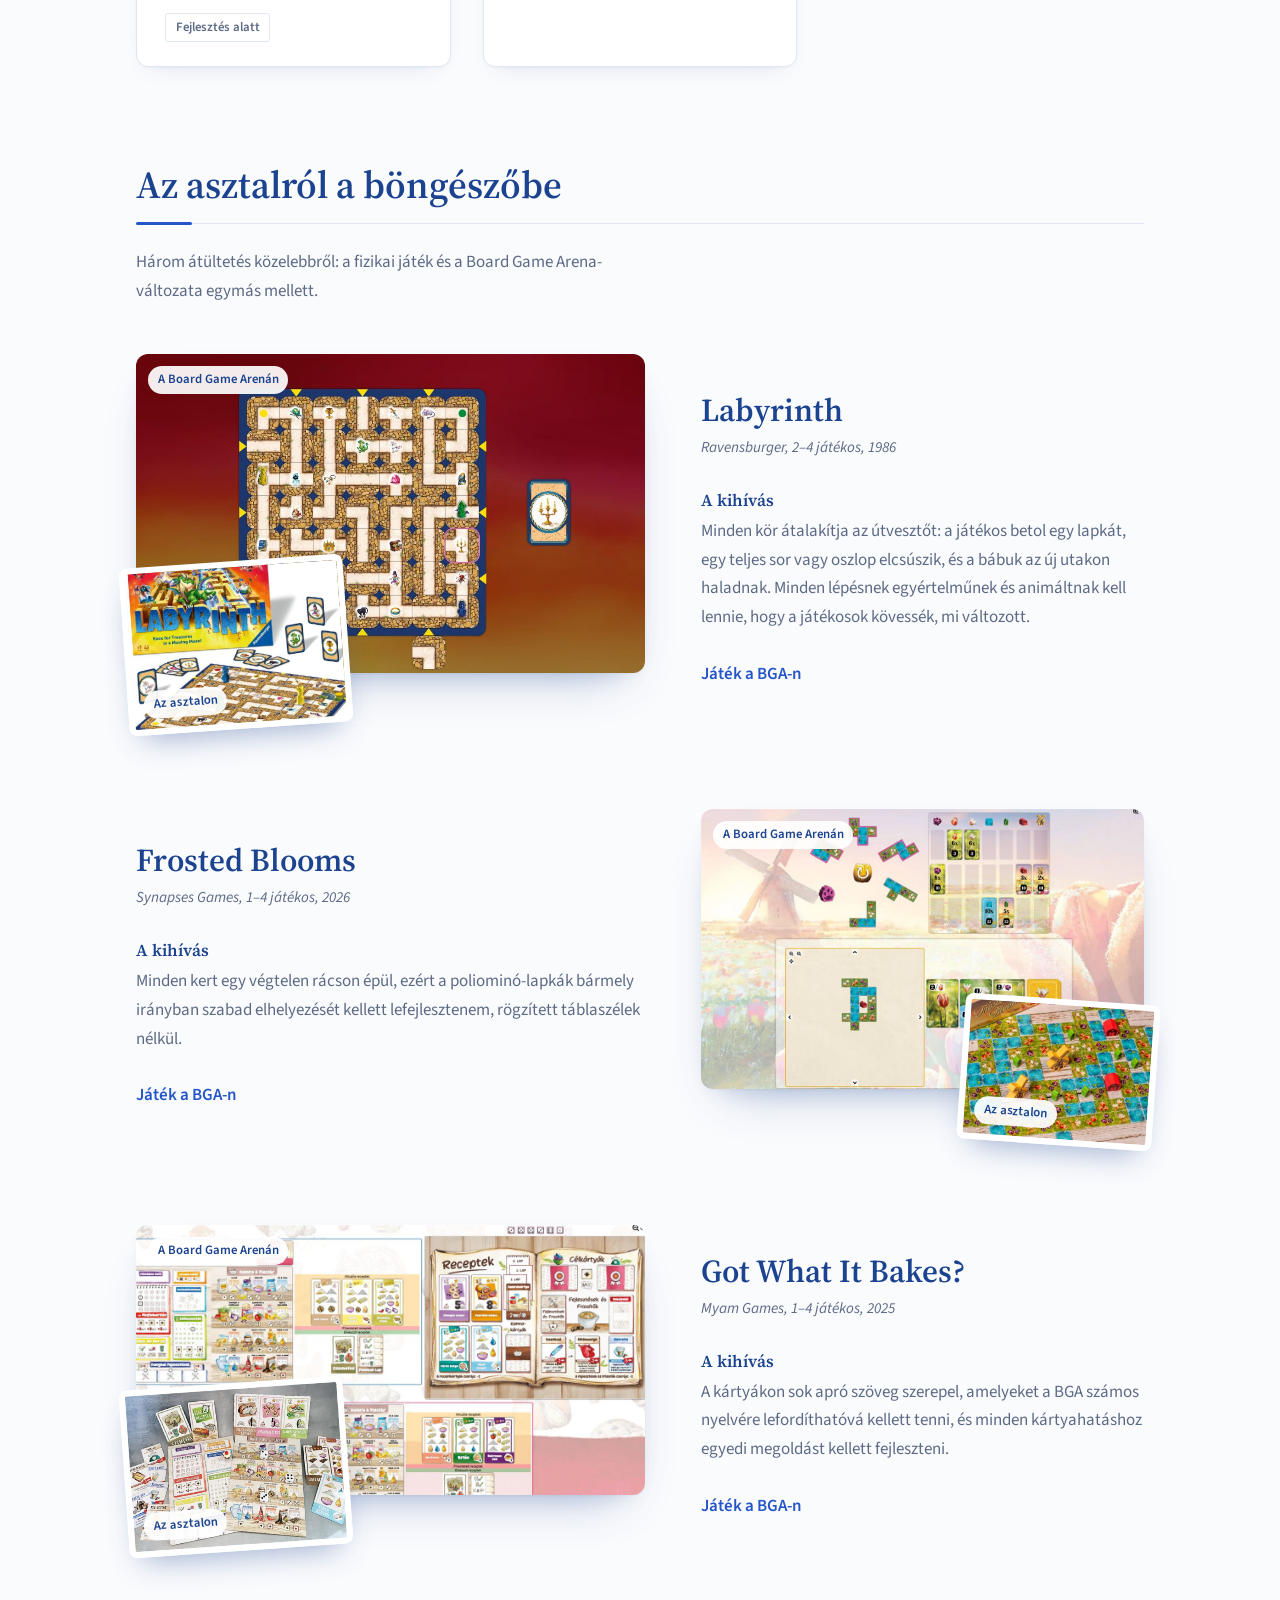
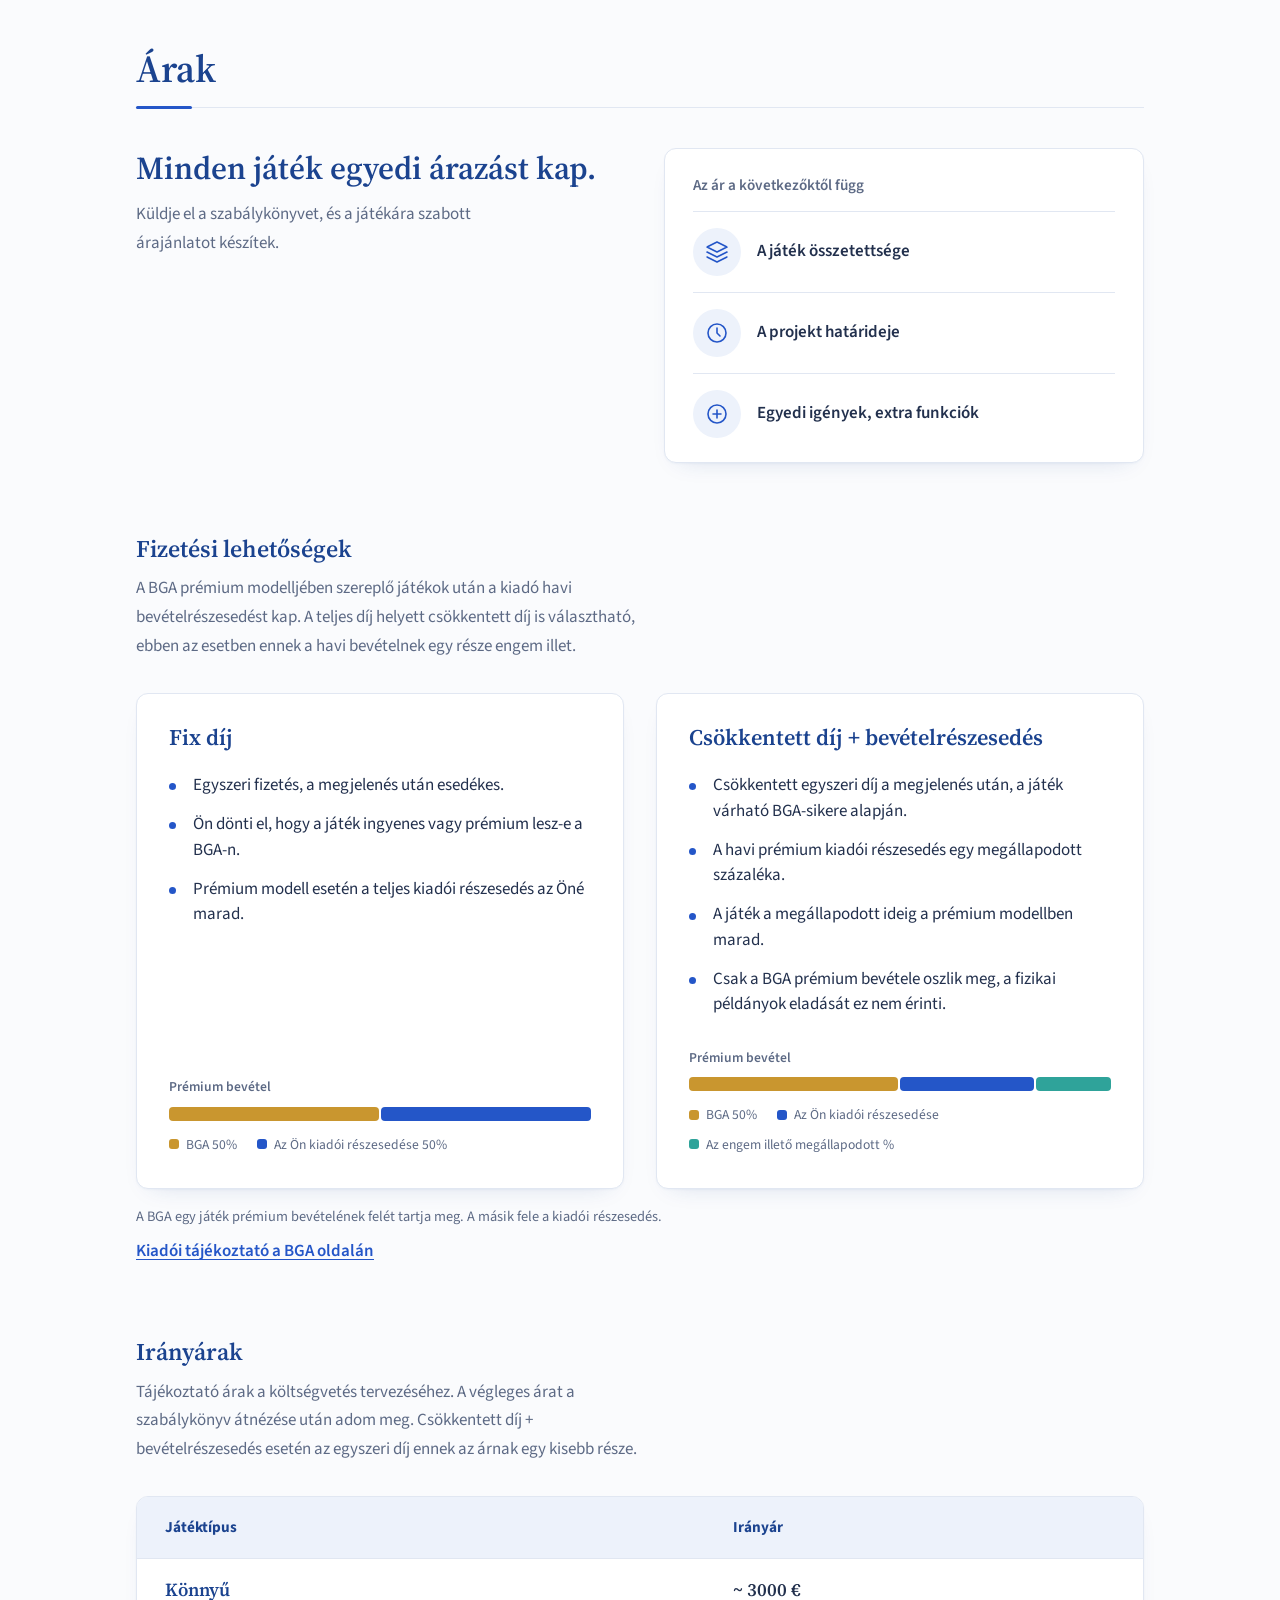
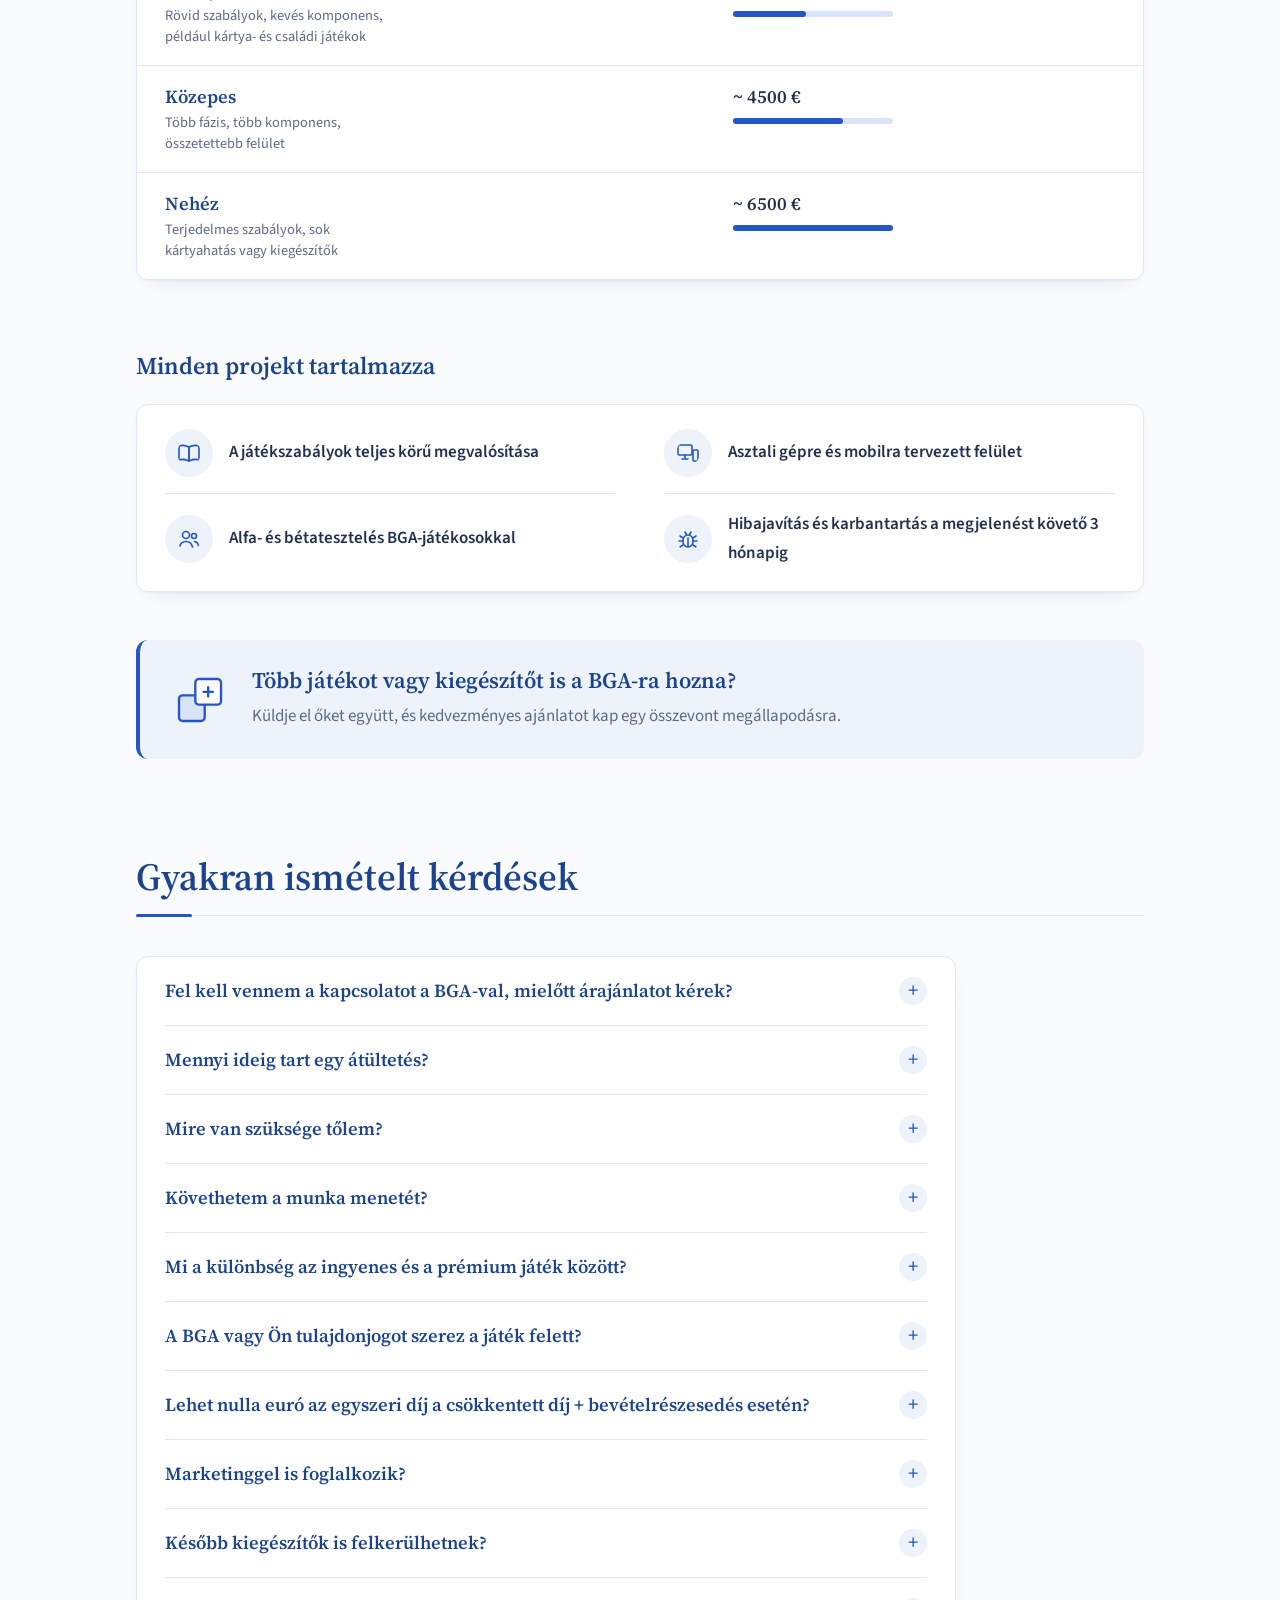
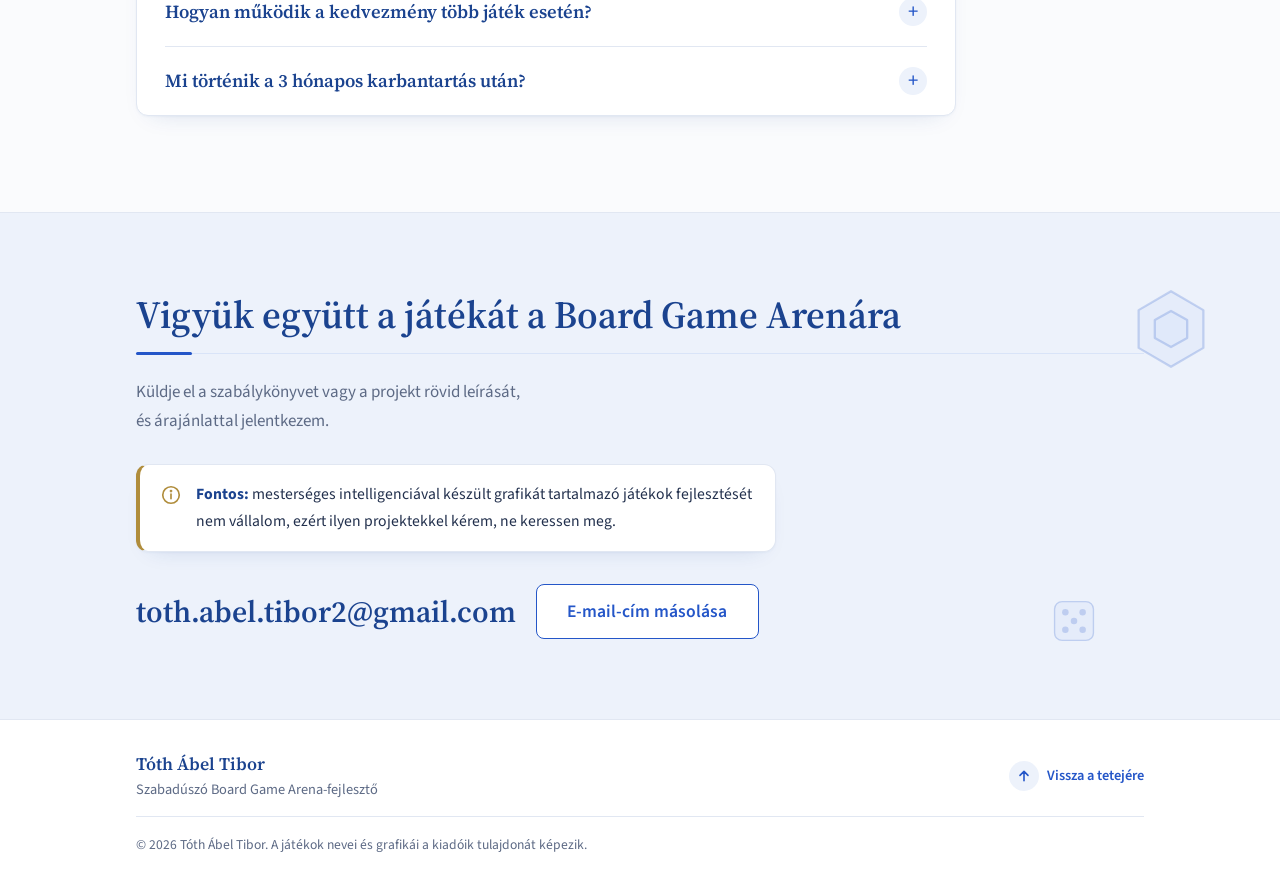
<file: hu.html>
<!doctype html>
<html lang="hu">
<head>
  <meta charset="utf-8">
  <meta name="viewport" content="width=device-width, initial-scale=1">
  <title>Tóth Ábel Tibor – Board Game Arena-fejlesztő</title>
  <meta name="description" content="Tóth Ábel Tibor társasjátékokat ültet át a Board Game Arenára.">
  <link rel="preconnect" href="https://fonts.googleapis.com">
  <link rel="preconnect" href="https://fonts.gstatic.com" crossorigin>
  <link href="https://fonts.googleapis.com/css2?family=Source+Serif+4:opsz,wght@8..60,400;8..60,600;8..60,700&family=Source+Sans+3:wght@400;600&display=swap" rel="stylesheet">
  <link rel="alternate" hreflang="en" href="index.html">
  <link rel="alternate" hreflang="hu" href="hu.html">
  <link rel="stylesheet" href="style.css">
  <script src="script.js" defer></script>
</head>
<body>
  <header class="site-header">
    <nav class="wrap nav">
      <a href="#" class="logo">Tóth Ábel Tibor</a>
      <ul>
        <li><a href="#publishers">Kiadók</a></li>
        <li><a href="#games">Játékok</a></li>
        <li><a href="#pricing">Árak</a></li>
        <li><a href="#faq">GYIK</a></li>
        <li><a href="#contact">Kapcsolat</a></li>
        <li class="lang"><a href="index.html" hreflang="en" lang="en" aria-label="English">EN</a><span aria-hidden="true">/</span><a href="hu.html" hreflang="hu" lang="hu" aria-current="page">HU</a></li>
      </ul>
    </nav>
  </header>

  <main>
    <section class="hero">
      <div class="decos" aria-hidden="true">
        <svg class="deco deco-die" viewBox="0 0 100 100" aria-hidden="true"><rect x="14" y="14" width="72" height="72" rx="14"/><circle class="pip" cx="34" cy="34" r="6"/><circle class="pip" cx="66" cy="34" r="6"/><circle class="pip" cx="50" cy="50" r="6"/><circle class="pip" cx="34" cy="66" r="6"/><circle class="pip" cx="66" cy="66" r="6"/></svg>
        <svg class="deco deco-meeple" viewBox="0 0 100 100" aria-hidden="true"><path d="M50 10c8.5 0 14.5 6.5 14.5 14.5 0 5.5-2.5 9.5-6 12 10 2 25 6.5 29.5 12.5 2.5 3.5.5 8-5 9l-16 2.5 12 25c2 4.2-1 8.5-5.5 8.5H63L50 75 37 94H26.5c-4.5 0-7.5-4.3-5.5-8.5l12-25-16-2.5c-5.5-1-7.5-5.5-5-9C16.5 43 31.5 38.5 41.5 36.5c-3.5-2.5-6-6.5-6-12C35.5 16.5 41.5 10 50 10Z"/></svg>
        <svg class="deco deco-card" viewBox="0 0 100 100" aria-hidden="true"><rect x="24" y="10" width="52" height="80" rx="7"/><path d="M50 34 60 50 50 66 40 50Z"/></svg>
      </div>
      <div class="wrap hero-grid">
        <div>
        <h1><span class="name-line">Tóth Ábel Tibor</span></h1>
        <p class="role">Szabadúszó <a class="role-logo" href="https://boardgamearena.com/" target="_blank" rel="noopener"><img src="images/brand/bga-logo.webp" alt="Board Game Arena" width="500" height="220"></a> fejlesztő</p>
        <p class="lead">Segítek a kiadóknak társasjátékaikat a Board Game Arenára vinni, a szabálykönyv első átolvasásától a kidolgozott online megjelenésig.</p>
        <p class="lead-sub">Gyerekkorom óta szeretek játszani. Ma a játék a hobbim, a játékfejlesztés pedig az álommunkám.</p>
        <ul class="hero-facts" aria-label="Rólam">
          <li><svg class="chip-icon" viewBox="0 0 24 24" aria-hidden="true"><path d="M12 21s-6.5-5.6-6.5-11a6.5 6.5 0 0 1 13 0c0 5.4-6.5 11-6.5 11Z"/><circle cx="12" cy="10" r="2.4"/></svg>Budapest, Magyarország</li>
          <li><svg class="chip-icon" viewBox="0 0 24 24" aria-hidden="true"><path d="M4 5h11a2 2 0 0 1 2 2v6a2 2 0 0 1-2 2H9l-4 3v-3H4a2 2 0 0 1-2-2V7a2 2 0 0 1 2-2Z"/><path d="M19 9h1a2 2 0 0 1 2 2v5a2 2 0 0 1-2 2h-1v2.5L16 18h-3"/></svg>Magyar, angol</li>
          <li class="available"><i class="status-dot" aria-hidden="true"></i>Új projekteket vállalok</li>
        </ul>
        <div class="actions">
          <a class="btn btn-primary" href="#games">Játékaim</a>
          <a class="btn btn-outline" href="#contact">Kapcsolatfelvétel</a>
        </div>
        <dl class="stats">
          <div><dt>játék a BGA-n</dt><dd data-count="7">7</dd></div>
          <div><dt>kiadó</dt><dd data-count="5">5</dd></div>
          <div><dt>óta szabadúszó</dt><dd>2025</dd></div>
        </dl>
        </div>
        <img class="portrait" src="images/profile.jpg" alt="Tóth Ábel Tibor portréja" width="320" height="320">
      </div>
    </section>

    <section id="publishers" class="section wrap">
      <h2>Kiadók, akikkel dolgoztam</h2>
      <!-- Logos are the publishers' BGG images, in images/publishers/. -->
      <ul class="publishers">
        <li>
          <a class="publisher" href="https://www.jeuxsynapsesgames.com/" target="_blank" rel="noopener">
            <img src="images/publishers/synapses.png" alt="" loading="lazy">
            <span>Synapses Games</span>
          </a>
        </li>
        <li>
          <a class="publisher" href="https://www.ravensburger.com/" target="_blank" rel="noopener">
            <img src="images/publishers/ravensburger.jpg" alt="" loading="lazy">
            <span>Ravensburger</span>
          </a>
        </li>
        <li>
          <a class="publisher" href="https://myamgames.hu/" target="_blank" rel="noopener">
            <img src="images/publishers/myam.jpg" alt="" loading="lazy">
            <span>Myam Games</span>
          </a>
        </li>
        <li>
          <a class="publisher" href="https://www.keenbean.studio/" target="_blank" rel="noopener">
            <img src="images/publishers/keenbean.png" alt="" loading="lazy">
            <span>Keen Bean Studio</span>
          </a>
        </li>
        <li>
          <a class="publisher" href="https://zacatrus.es/" target="_blank" rel="noopener">
            <img src="images/publishers/zacatrus.png" alt="" loading="lazy">
            <span>Zacatrus</span>
          </a>
        </li>
      </ul>
    </section>

    <section id="games" class="section wrap">
      <h2>BGA-ra átültetett játékaim</h2>
      <div class="games">
        <!-- Copy an <article> per game. Optional status badge for unreleased games: status-beta | status-alpha | status-dev. Images are the games' main BGG images, in images/. -->
        <article class="game">
          <img src="images/frostedblooms.jpg" alt="A Frosted Blooms doboza" loading="lazy">
          <div class="game-body">
            <h3>Frosted Blooms</h3>
            <p class="meta">Synapses Games, 1–4 játékos, 2026</p>
            <p>Lapkadraftolós játék, amelyben a játékosok tíz fordulón át fagyos színekben pompázó tulipánkertet építenek.</p>
            <p class="game-links">
              <a href="https://boardgamearena.com/gamepanel?game=frostedblooms" target="_blank" rel="noopener">Játék a BGA-n</a>
              <a href="https://boardgamegeek.com/boardgame/449853/frosted-blooms" target="_blank" rel="noopener">BoardGameGeek</a>
            </p>
          </div>
        </article>
        <article class="game">
          <img src="images/labyrinth.jpg" alt="A Labyrinth doboza" loading="lazy">
          <div class="game-body">
            <h3>Labyrinth</h3>
            <p class="meta">Ravensburger, 2–4 játékos, 1986</p>
            <p>A klasszikus mozgó útvesztő: a lapkák tologatásával folyton változnak az utak, és az nyer, aki elsőként gyűjti össze kincseit.</p>
            <p class="game-links">
              <a href="https://boardgamearena.com/gamepanel?game=labyrinth" target="_blank" rel="noopener">Játék a BGA-n</a>
              <a href="https://boardgamegeek.com/boardgame/1219/labyrinth" target="_blank" rel="noopener">BoardGameGeek</a>
            </p>
          </div>
        </article>
        <article class="game">
          <img src="images/gotwhatitbakes.jpg" alt="A Got What It Bakes? borítóképe" loading="lazy">
          <div class="game-body">
            <h3>Got What It Bakes?</h3>
            <p class="meta">Myam Games, 1–4 játékos, 2025</p>
            <p>Hangulatos sütögetős játék: hozzávaló-kockák választása és receptek teljesítése három fordulón át.</p>
            <p class="game-links">
              <a href="https://boardgamearena.com/gamepanel?game=gotwhatitbakes" target="_blank" rel="noopener">Játék a BGA-n</a>
              <a href="https://boardgamegeek.com/boardgame/449655/got-what-it-bakes" target="_blank" rel="noopener">BoardGameGeek</a>
            </p>
          </div>
        </article>
        <article class="game">
          <img src="images/circadia.jpg" alt="A Circadia doboza" loading="lazy">
          <div class="game-body">
            <h3>Circadia</h3>
            <p class="meta">Synapses Games, 2–5 játékos, 2026</p>
            <p>Gyűjtögetős kártyajáték, amelyben a szellemlényeket kell visszavezetni élőhelyeikre.</p>
            <p class="game-links">
              <a href="https://boardgamearena.com/gamepanel?game=circadia" target="_blank" rel="noopener">Játék a BGA-n</a>
              <a href="https://boardgamegeek.com/boardgame/454399/circadia" target="_blank" rel="noopener">BoardGameGeek</a>
            </p>
            <span class="status status-beta">Béta</span>
          </div>
        </article>
        <article class="game">
          <img src="images/postcards.jpg" alt="A Postcards doboza" loading="lazy">
          <div class="game-body">
            <h3>Postcards</h3>
            <p class="meta">Synapses Games, 1–4 játékos, 2025</p>
            <p>Biciklis utazás Franciaország tájain: bélyegek és emléktárgyak gyűjtése, képeslapok küldése haza.</p>
            <p class="game-links">
              <a href="https://boardgamearena.com/gamepanel?game=postcards" target="_blank" rel="noopener">Játék a BGA-n</a>
              <a href="https://boardgamegeek.com/boardgame/429423/postcards" target="_blank" rel="noopener">BoardGameGeek</a>
            </p>
          </div>
        </article>
        <article class="game">
          <img src="images/coatl.jpg" alt="A Cóatl doboza" loading="lazy">
          <div class="game-body">
            <h3>Cóatl</h3>
            <p class="meta">Synapses Games, 1–4 játékos, 2020</p>
            <p>Színes elemek gyűjtése és a hatalmas tollas kígyó megépítése a jóslatkártyák szerint.</p>
            <p class="game-links">
              <a href="https://boardgamearena.com/gamepanel?game=coatl" target="_blank" rel="noopener">Játék a BGA-n</a>
              <a href="https://boardgamegeek.com/boardgame/274841/coatl" target="_blank" rel="noopener">BoardGameGeek</a>
            </p>
          </div>
        </article>
        <article class="game">
          <img src="images/almighty.jpg" alt="Az Almighty doboza" loading="lazy">
          <div class="game-body">
            <h3>Almighty</h3>
            <p class="meta">Keen Bean Studio, 1–5 játékos, 2026</p>
            <p>Isteni tettek a szerencsétlen halandók körében, a hívek és a dicsőség megszerzéséért.</p>
            <p class="game-links">
              <a href="https://boardgamegeek.com/boardgame/382158/almighty" target="_blank" rel="noopener">BoardGameGeek</a>
            </p>
            <span class="status status-dev">Fejlesztés alatt</span>
          </div>
        </article>
        <article class="game">
          <img src="images/cathood.jpg" alt="A Cathood doboza" loading="lazy">
          <div class="game-body">
            <h3>Cathood</h3>
            <p class="meta">Zacatrus, 2–4 játékos, 2025</p>
            <p>Macskás kincsek gyűjtése, a környék meghódítása, hogy a legkedveltebb macska legyen az övé.</p>
            <p class="game-links">
              <a href="https://boardgamearena.com/gamepanel?game=cathood" target="_blank" rel="noopener">Játék a BGA-n</a>
              <a href="https://boardgamegeek.com/boardgame/383117/cathood" target="_blank" rel="noopener">BoardGameGeek</a>
            </p>
          </div>
        </article>
      </div>
    </section>

    <section id="case-studies" class="section wrap">
      <h2>Az asztalról a böngészőbe</h2>
      <p class="section-intro">Három átültetés közelebbről: a fizikai játék és a Board Game Arena-változata egymás mellett.</p>
      <div class="cases">
        <article class="case">
          <div class="case-media">
            <figure class="case-shot">
              <img src="images/cases/labyrinth-bga.jpg" alt="A Labyrinth táblája a Board Game Arenán" loading="lazy" width="860" height="540">
              <figcaption>A Board Game Arenán</figcaption>
            </figure>
            <figure class="case-photo">
              <img src="images/cases/labyrinth-table.jpg" alt="A Labyrinth táblája, kártyái és bábui az asztalon" loading="lazy">
              <figcaption>Az asztalon</figcaption>
            </figure>
          </div>
          <div class="case-body">
            <h3>Labyrinth</h3>
            <p class="meta">Ravensburger, 2–4 játékos, 1986</p>
            <dl class="case-points">
              <div><dt>A kihívás</dt><dd>Minden kör átalakítja az útvesztőt: a játékos betol egy lapkát, egy teljes sor vagy oszlop elcsúszik, és a bábuk az új utakon haladnak. Minden lépésnek egyértelműnek és animáltnak kell lennie, hogy a játékosok kövessék, mi változott.</dd></div>
            </dl>
            <a class="case-link" href="https://boardgamearena.com/gamepanel?game=labyrinth" target="_blank" rel="noopener">Játék a BGA-n</a>
          </div>
        </article>
        <article class="case case-reverse">
          <div class="case-media">
            <figure class="case-shot">
              <img src="images/cases/frostedblooms-bga.jpg" alt="A Frosted Blooms lapkái a Board Game Arenán" loading="lazy" width="1200" height="758">
              <figcaption>A Board Game Arenán</figcaption>
            </figure>
            <figure class="case-photo">
              <img src="images/cases/frostedblooms-table.jpg" alt="A Frosted Blooms lapkái és figurái az asztalon" loading="lazy">
              <figcaption>Az asztalon</figcaption>
            </figure>
          </div>
          <div class="case-body">
            <h3>Frosted Blooms</h3>
            <p class="meta">Synapses Games, 1–4 játékos, 2026</p>
            <dl class="case-points">
              <div><dt>A kihívás</dt><dd>Minden kert egy végtelen rácson épül, ezért a poliominó-lapkák bármely irányban szabad elhelyezését kellett lefejlesztenem, rögzített táblaszélek nélkül.</dd></div>
            </dl>
            <a class="case-link" href="https://boardgamearena.com/gamepanel?game=frostedblooms" target="_blank" rel="noopener">Játék a BGA-n</a>
          </div>
        </article>
        <article class="case">
          <div class="case-media">
            <figure class="case-shot">
              <img src="images/cases/gotwhatitbakes-bga.jpg" alt="A Got What It Bakes? pékséglapjai és receptkönyve a Board Game Arenán" loading="lazy" width="1200" height="636">
              <figcaption>A Board Game Arenán</figcaption>
            </figure>
            <figure class="case-photo">
              <img src="images/cases/gotwhatitbakes-table.jpg" alt="A Got What It Bakes? kártyái, kockái és pékséglapjai az asztalon" loading="lazy">
              <figcaption>Az asztalon</figcaption>
            </figure>
          </div>
          <div class="case-body">
            <h3>Got What It Bakes?</h3>
            <p class="meta">Myam Games, 1–4 játékos, 2025</p>
            <dl class="case-points">
              <div><dt>A kihívás</dt><dd>A kártyákon sok apró szöveg szerepel, amelyeket a BGA számos nyelvére lefordíthatóvá kellett tenni, és minden kártyahatáshoz egyedi megoldást kellett fejleszteni.</dd></div>
            </dl>
            <a class="case-link" href="https://boardgamearena.com/gamepanel?game=gotwhatitbakes" target="_blank" rel="noopener">Játék a BGA-n</a>
          </div>
        </article>
      </div>
    </section>

    <section id="pricing" class="section wrap">
      <h2>Árak</h2>
      <div class="pricing-intro">
        <div>
          <p class="pricing-lead">Minden játék egyedi árazást kap.</p>
          <p>Küldje el a szabálykönyvet, és a játékára szabott árajánlatot készítek.</p>
        </div>
        <div class="factors">
          <p class="factors-title">Az ár a következőktől függ</p>
          <ul>
            <li><svg class="icon" viewBox="0 0 24 24" aria-hidden="true"><path d="M12 2 2 7l10 5 10-5-10-5Z"/><path d="m2 12 10 5 10-5"/><path d="m2 17 10 5 10-5"/></svg> A játék összetettsége</li>
            <li><svg class="icon" viewBox="0 0 24 24" aria-hidden="true"><circle cx="12" cy="12" r="9"/><path d="M12 7v5l3 3"/></svg> A projekt határideje</li>
            <li><svg class="icon" viewBox="0 0 24 24" aria-hidden="true"><circle cx="12" cy="12" r="9"/><path d="M12 8v8M8 12h8"/></svg> Egyedi igények, extra funkciók</li>
          </ul>
        </div>
      </div>

      <h3 class="pricing-sub">Fizetési lehetőségek</h3>
      <p class="pricing-text">A BGA prémium modelljében szereplő játékok után a kiadó havi bevételrészesedést kap. A teljes díj helyett csökkentett díj is választható, ebben az esetben ennek a havi bevételnek egy része engem illet.</p>
      <div class="options">
        <div class="option">
          <h4>Fix díj</h4>
          <ul class="option-points">
            <li>Egyszeri fizetés, a megjelenés után esedékes.</li>
            <li>Ön dönti el, hogy a játék ingyenes vagy prémium lesz-e a BGA-n.</li>
            <li>Prémium modell esetén a teljes kiadói részesedés az Öné marad.</li>
          </ul>
          <figure class="split" aria-label="A prémium bevétel megoszlása: BGA 50%, az Ön kiadói részesedése 50%">
            <figcaption>Prémium bevétel</figcaption>
            <div class="split-bar">
              <span class="bar-fill seg-bga" style="--w: 50%"></span>
              <span class="bar-fill seg-you" style="--w: 50%"></span>
            </div>
            <ul class="legend">
              <li><i class="seg-bga"></i>BGA 50%</li>
              <li><i class="seg-you"></i>Az Ön kiadói részesedése 50%</li>
            </ul>
          </figure>
        </div>
        <div class="option">
          <h4>Csökkentett díj + bevételrészesedés</h4>
          <ul class="option-points">
            <li>Csökkentett egyszeri díj a megjelenés után, a játék várható BGA-sikere alapján.</li>
            <li>A havi prémium kiadói részesedés egy megállapodott százaléka.</li>
            <li>A játék a megállapodott ideig a prémium modellben marad.</li>
            <li>Csak a BGA prémium bevétele oszlik meg, a fizikai példányok eladását ez nem érinti.</li>
          </ul>
          <figure class="split" aria-label="A prémium bevétel megoszlása: BGA 50%, a kiadói részesedés megoszlik Ön és az engem illető megállapodott százalék között">
            <figcaption>Prémium bevétel</figcaption>
            <!-- the "agreed %" segment width is illustrative, not a real rate -->
            <div class="split-bar">
              <span class="bar-fill seg-bga" style="--w: 50%"></span>
              <span class="bar-fill seg-you" style="--w: 32%"></span>
              <span class="bar-fill seg-dev" style="--w: 18%"></span>
            </div>
            <ul class="legend">
              <li><i class="seg-bga"></i>BGA 50%</li>
              <li><i class="seg-you"></i>Az Ön kiadói részesedése</li>
              <li><i class="seg-dev"></i>Az engem illető megállapodott %</li>
            </ul>
          </figure>
        </div>
      </div>
      <p class="footnote">A BGA egy játék prémium bevételének felét tartja meg. A másik fele a kiadói részesedés.</p>
      <p class="more-info"><a href="https://boardgamearena.com/gamepublishers" target="_blank" rel="noopener">Kiadói tájékoztató a BGA oldalán</a></p>

      <h3 class="pricing-sub">Irányárak</h3>
      <p class="pricing-text">Tájékoztató árak a költségvetés tervezéséhez. A végleges árat a szabálykönyv átnézése után adom meg. Csökkentett díj + bevételrészesedés esetén az egyszeri díj ennek az árnak egy kisebb része.</p>
      <div class="price-table-wrap">
        <table class="price-table">
          <thead>
            <tr>
              <th scope="col">Játéktípus</th>
              <th scope="col">Irányár</th>
            </tr>
          </thead>
          <!-- bar widths are price / 6500 EUR (the highest price); update them together with the prices -->
          <tbody>
            <tr>
              <th scope="row">Könnyű<span>Rövid szabályok, kevés komponens, például kártya- és családi játékok</span></th>
              <td>~ 3000 €<span class="price-bar"><span class="bar-fill" style="--w: 46%"></span></span></td>
            </tr>
            <tr>
              <th scope="row">Közepes<span>Több fázis, több komponens, összetettebb felület</span></th>
              <td>~ 4500 €<span class="price-bar"><span class="bar-fill" style="--w: 69%"></span></span></td>
            </tr>
            <tr>
              <th scope="row">Nehéz<span>Terjedelmes szabályok, sok kártyahatás vagy kiegészítők</span></th>
              <td>~ 6500 €<span class="price-bar"><span class="bar-fill" style="--w: 100%"></span></span></td>
            </tr>
          </tbody>
        </table>
      </div>

      <h3 class="pricing-sub">Minden projekt tartalmazza</h3>
      <ul class="includes">
        <li><svg class="icon" viewBox="0 0 24 24" aria-hidden="true"><path d="M2 5c3-1 6-1 10 1v14c-4-2-7-2-10-1Z"/><path d="M22 5c-3-1-6-1-10 1v14c4-2 7-2 10-1Z"/></svg> A játékszabályok teljes körű megvalósítása</li>
        <li><svg class="icon" viewBox="0 0 24 24" aria-hidden="true"><rect x="2" y="4" width="14" height="10" rx="1.5"/><path d="M6 18h6M9 14v4"/><rect x="17" y="9" width="5" height="11" rx="1"/></svg> Asztali gépre és mobilra tervezett felület</li>
        <li><svg class="icon" viewBox="0 0 24 24" aria-hidden="true"><circle cx="9" cy="8" r="3.5"/><path d="M2.5 20c.8-3.5 3.4-5.5 6.5-5.5s5.7 2 6.5 5.5"/><circle cx="17" cy="9" r="2.5"/><path d="M17.5 14.5c2.2.3 3.7 2 4 4.5"/></svg> Alfa- és bétatesztelés BGA-játékosokkal</li>
        <li><svg class="icon" viewBox="0 0 24 24" aria-hidden="true"><rect x="7" y="8" width="10" height="12" rx="5"/><path d="M12 11v9M9 5l1.5 2.5M15 5l-1.5 2.5M3 14h4M17 14h4M4 9l3 2M20 9l-3 2M4 20l3-2M20 20l-3-2"/></svg> Hibajavítás és karbantartás a megjelenést követő 3 hónapig</li>
      </ul>

      <div class="bundle">
        <svg class="bundle-icon" viewBox="0 0 48 48" aria-hidden="true"><rect x="6" y="20" width="22" height="22" rx="3"/><rect x="20" y="6" width="22" height="22" rx="3"/><path d="M31 13v8M27 17h8"/></svg>
        <div>
          <h3>Több játékot vagy kiegészítőt is a BGA-ra hozna?</h3>
          <p>Küldje el őket együtt, és kedvezményes ajánlatot kap egy összevont megállapodásra.</p>
        </div>
      </div>
    </section>

    <section id="faq" class="section wrap">
      <h2>Gyakran ismételt kérdések</h2>
      <div class="faq">
        <details class="faq-item">
          <summary>Fel kell vennem a kapcsolatot a BGA-val, mielőtt árajánlatot kérek?</summary>
          <p>Nem. Árajánlatot a BGA megkeresése nélkül is kérhet. A projekt későbbi szakaszában kapcsolatba kell lépnie a BGA-val a játék teszteléséhez és a szükséges licencengedélyek megadásához. <a href="https://boardgamearena.com/gamepublishers" target="_blank" rel="noopener">Kiadói tájékoztató a BGA oldalán</a></p>
        </details>
        <details class="faq-item">
          <summary>Mennyi ideig tart egy átültetés?</summary>
          <p>A játék terjedelmétől függ. Az egyszerűbb játékok hamarabb elkészülnek, mint az összetettek, és az alfa- és bétatesztelésre is időt kell szánni. Az árajánlattal együtt becsült ütemtervet is kap.</p>
        </details>
        <details class="faq-item">
          <summary>Mire van szüksége tőlem?</summary>
          <p>Az árajánlathoz csak a szabálykönyvre. A megállapodás után szükségem lesz a játék grafikai fájljaira, valamint egy kapcsolattartóra az Ön részéről, aki teszteli és véleményezi az átültetést.</p>
        </details>
        <details class="faq-item">
          <summary>Követhetem a munka menetét?</summary>
          <p>Igen. Amíg az átültetés nem játszható, általában képernyőképeket vagy videókat osztok meg a haladásról. Amint játszható, Ön is kipróbálhatja a BGA-n, és visszajelzést küldhet. Az Ön jóváhagyása nélkül semmi sem jelenik meg.</p>
        </details>
        <details class="faq-item">
          <summary>Mi a különbség az ingyenes és a prémium játék között?</summary>
          <p>Ingyenes játékot bárki indíthat a BGA-n. Prémium játékot csak BGA Prémium tag indíthat, de csatlakozni bárki csatlakozhat hozzá. A prémium játékok után a kiadó részesedést kap a BGA prémium bevételéből. A kiadó bármikor válthat a két modell között. <a href="https://boardgamearena.com/gamepublishers" target="_blank" rel="noopener">Kiadói tájékoztató a BGA oldalán</a></p>
        </details>
        <details class="faq-item">
          <summary>A BGA vagy Ön tulajdonjogot szerez a játék felett?</summary>
          <p>Nem. Csak licencet használunk, a játék az Öné marad. <a href="https://boardgamearena.com/gamepublishers" target="_blank" rel="noopener">Kiadói tájékoztató a BGA oldalán</a></p>
        </details>
        <details class="faq-item">
          <summary>Lehet nulla euró az egyszeri díj a csökkentett díj + bevételrészesedés esetén?</summary>
          <p>Igen, de csak akkor, ha kellő magabiztossággal kijelenthető, hogy a játék hatalmas siker lesz a BGA-n. Ebben az esetben lehetséges kizárólag a bevételrészesedésen keresztül fizetni.</p>
        </details>
        <details class="faq-item">
          <summary>Marketinggel is foglalkozik?</summary>
          <p>Csökkentett díj + bevételrészesedés esetén korlátozott marketingtámogatásban is megállapodhatunk.</p>
        </details>
        <details class="faq-item">
          <summary>Később kiegészítők is felkerülhetnek?</summary>
          <p>Igen. A kiegészítőkre külön árajánlat készül, akárcsak egy új játékra, de általában olcsóbbak, mert az alapjáték már elkészült.</p>
        </details>
        <details class="faq-item">
          <summary>Hogyan működik a kedvezmény több játék esetén?</summary>
          <p>Ha több játékot vagy kiegészítőt együtt rendel meg, egyetlen összevont megállapodásként árazom őket, alacsonyabb végösszeggel, mint ha külön-külön készülne rájuk ajánlat. A pontos kedvezmény a játékoktól függ, és az árajánlatban szerepel.</p>
        </details>
        <details class="faq-item">
          <summary>Mi történik a 3 hónapos karbantartás után?</summary>
          <p>Amíg egy másik játékon is együtt dolgozunk, a karbantartás addig folytatódik, amíg az a projekt aktív. Ezt követően megállapodhatunk folyamatos karbantartásban, vagy igény szerinti javításokban és frissítésekben.</p>
        </details>
      </div>
    </section>

    <section id="contact" class="contact">
      <div class="decos" aria-hidden="true">
        <svg class="deco deco-hex" viewBox="0 0 100 100" aria-hidden="true"><path d="M50 8 86 29v42L50 92 14 71V29Z"/><path d="M50 30 68 40v20L50 70 32 60V40Z"/></svg>
        <svg class="deco deco-die deco-die-2" viewBox="0 0 100 100" aria-hidden="true"><rect x="14" y="14" width="72" height="72" rx="14"/><circle class="pip" cx="34" cy="34" r="6"/><circle class="pip" cx="66" cy="34" r="6"/><circle class="pip" cx="50" cy="50" r="6"/><circle class="pip" cx="34" cy="66" r="6"/><circle class="pip" cx="66" cy="66" r="6"/></svg>
      </div>
      <div class="wrap">
        <h2>Vigyük együtt a játékát a Board Game Arenára</h2>
        <p>Küldje el a szabálykönyvet vagy a projekt rövid leírását, és árajánlattal jelentkezem.</p>
        <div class="notice">
          <svg class="notice-icon" viewBox="0 0 24 24" aria-hidden="true"><circle cx="12" cy="12" r="9"/><path d="M12 11v5"/><circle cx="12" cy="7.75" r=".6"/></svg>
          <p><strong>Fontos:</strong> mesterséges intelligenciával készült grafikát tartalmazó játékok fejlesztését nem vállalom, ezért ilyen projektekkel kérem, ne keressen meg.</p>
        </div>
        <div class="contact-actions">
          <span class="contact-email">toth.abel.tibor2@gmail.com</span>
          <!-- shown by script.js (the copy needs JS); the address above stays visible without it -->
          <button class="btn btn-outline contact-btn copy-btn" type="button" data-copy="toth.abel.tibor2@gmail.com" data-copied-msg="E-mail-cím kimásolva" data-prompt="Másolja ki az e-mail-címet:" hidden><span class="copy-label">E-mail-cím másolása</span><span class="copy-done" aria-hidden="true">&#10003; Kimásolva!</span></button>
          <span class="sr-only" role="status"></span>
        </div>
      </div>
    </section>
  </main>

  <footer class="footer">
    <div class="wrap footer-inner">
      <p class="footer-name">Tóth Ábel Tibor<span>Szabadúszó Board Game Arena-fejlesztő</span></p>
      <a class="to-top" href="#"><svg viewBox="0 0 24 24" aria-hidden="true"><path d="M12 19V5M6 11l6-6 6 6"/></svg>Vissza a tetejére</a>
      <p class="footer-legal">© 2026 Tóth Ábel Tibor. A játékok nevei és grafikái a kiadóik tulajdonát képezik.</p>
    </div>
  </footer>
</body>
</html>
</file>
<file: style.css>
:root {
  --blue: #2456c8;
  --blue-dark: #1b438f;
  --blue-tint: #edf2fb;
  --blue-soft: #d9e4f8;
  --gold: #b08d3c;

  /* revenue split figure: BGA, publisher, developer (validated for CVD separation) */
  --c-bga: #c9962f;
  --c-you: #2456c8;
  --c-dev: #2fa39a;

  --bg: #fafbfd;
  --surface: #ffffff;
  --text: #22304d;
  --muted: #5d6a85;
  --line: #e1e7f2;

  --radius: 12px;
  --shadow: 0 1px 2px rgba(27, 67, 143, .04), 0 10px 24px -16px rgba(27, 67, 143, .22);

  --serif: "Source Serif 4", Georgia, serif;
  --sans: "Source Sans 3", system-ui, sans-serif;
}

* { box-sizing: border-box; }

body {
  margin: 0;
  background: var(--bg);
  color: var(--text);
  font: 400 1.0625rem/1.7 var(--sans);
}

h1, h2, h3 { font-family: var(--serif); font-weight: 600; line-height: 1.15; margin: 0; color: var(--blue-dark); }
h2 { position: relative; font-size: clamp(1.8rem, 3.5vw, 2.4rem); margin-bottom: 2.5rem; padding-bottom: 1rem; border-bottom: 1px solid var(--line); }
h2::after { content: ""; position: absolute; left: 0; bottom: -2px; width: 56px; height: 3px; border-radius: 3px; background: var(--blue); }
h3 { font-size: 1.3rem; }
p { margin: 0; }
img { max-width: 100%; display: block; }
a { color: var(--blue); text-underline-offset: 3px; }

:focus-visible { outline: 2px solid var(--gold); outline-offset: 3px; }

.wrap { max-width: 1040px; margin: 0 auto; padding: 0 16px; }
.section { padding-top: 6rem; scroll-margin-top: calc(5.25rem - 6rem); /* section links land with the heading just below the 3.75rem navbar */ }

/* Header */
.site-header { position: sticky; top: 0; z-index: 10; background: rgba(255, 255, 255, .92); backdrop-filter: blur(8px); border-bottom: 1px solid var(--line); }
/* set by script.js: the name fades in only after the hero is scrolled past (hidden = also skipped by Tab) */
.logo-auto .logo { opacity: 0; visibility: hidden; transform: translateY(-6px); transition: opacity .3s ease, transform .3s ease, visibility .3s; }
.logo-auto.past-hero .logo { opacity: 1; visibility: visible; transform: none; }
.nav { display: flex; align-items: center; justify-content: space-between; height: 3.75rem; }
.nav ul { display: flex; gap: 2rem; list-style: none; margin: 0; padding: 0; }
.nav a { color: var(--text); text-decoration: none; }
.nav ul a:hover, .nav ul a.is-active { color: var(--blue); }
.nav .logo { font-family: var(--serif); font-weight: 600; font-size: 1.15rem; color: var(--blue-dark); }
.nav .lang { display: flex; align-items: center; gap: .35rem; padding-left: 1.25rem; border-left: 1px solid var(--line); font-size: .9rem; font-weight: 600; color: var(--muted); }
.nav .lang a { color: var(--muted); }
.nav .lang a[aria-current="page"] { color: var(--blue); }

/* Hero */
.hero { background: var(--blue-tint); padding: 6rem 0 6.5rem; border-bottom: 1px solid var(--line); }
.hero-grid { display: grid; grid-template-columns: 1fr auto; gap: 4rem; align-items: center; }
.portrait { width: 320px; height: 320px; border-radius: 50%; object-fit: cover; border: 6px solid #fff; box-shadow: 0 20px 40px -18px rgba(36, 86, 200, .35); outline: 2px dashed #b4c6ee; outline-offset: 14px; }
.hero::before { content: ""; position: absolute; inset: 0; background: radial-gradient(circle, #c9d7f3 1.3px, transparent 1.7px) 0 0 / 22px 22px; -webkit-mask-image: radial-gradient(circle at 78% 48%, #000 0, transparent 52%); mask-image: radial-gradient(circle at 78% 48%, #000 0, transparent 52%); pointer-events: none; }
.hero h1 { font-size: clamp(2.8rem, 7vw, 5rem); font-weight: 700; letter-spacing: -0.01em; }
/* underline drawn under the name, grows in once on load; also wraps cleanly onto a second line */
.name-line { padding-bottom: .06em; background: linear-gradient(var(--blue), var(--blue)) 0 100% / 100% .07em no-repeat; -webkit-box-decoration-break: clone; box-decoration-break: clone; animation: name-line .9s cubic-bezier(.2, .8, .2, 1) .3s both; }
@keyframes name-line { from { background-size: 0 .07em; } }
.role { font-family: var(--serif); font-style: italic; font-size: 1.4rem; color: var(--blue); margin-top: 1.9rem; }
.lead { font-size: 1.25rem; max-width: 40ch; margin-top: 2.5rem; padding-top: 2rem; border-top: 1px solid var(--blue-soft); }
.lead-sub { color: var(--muted); max-width: 55ch; margin-top: 1rem; }
.actions { display: flex; gap: .75rem; flex-wrap: wrap; margin-top: 2.5rem; }
.stats { display: flex; gap: 2.25rem; flex-wrap: wrap; margin: 2.75rem 0 0; }
.stats div + div { padding-left: 2.25rem; border-left: 1px solid var(--blue-soft); }
.stats div { display: flex; flex-direction: column-reverse; }
.stats dd { margin: 0; font: 700 2.4rem/1 var(--serif); color: var(--blue-dark); font-variant-numeric: tabular-nums; }
.stats dt { margin-top: .4rem; font-size: .9rem; color: var(--muted); }
/* BGA logo inline in the role line; the image has generous padding, hence the large height and negative margins */
.role-logo { display: inline-block; vertical-align: middle; margin: -.9em -.15em -.8em; }
.role-logo img { height: 3.1em; width: auto; transition: transform .2s ease; }
@media (hover: hover) { .role-logo:hover img { transform: rotate(-3deg) scale(1.05); } }

.btn { display: inline-block; padding: .75rem 1.5rem; border-radius: 8px; font-weight: 600; text-decoration: none; border: 1px solid var(--blue); }
.btn-primary { background: var(--blue); color: #fff; }
.btn-primary:hover { background: var(--blue-dark); border-color: var(--blue-dark); }
.btn-outline { background: #fff; color: var(--blue); }
.btn-outline:hover { background: var(--blue-soft); }

/* Quick facts in the hero */
.hero-facts { list-style: none; display: flex; flex-wrap: wrap; gap: .5rem; margin: 1.5rem 0 0; padding: 0; }
.hero-facts li { display: inline-flex; align-items: center; gap: .45rem; padding: .35rem .85rem; border: 1px solid var(--line); border-radius: 999px; background: #fff; font-size: .9rem; font-weight: 600; color: var(--text); }
.chip-icon { width: 16px; height: 16px; fill: none; stroke: var(--blue); stroke-width: 1.8; stroke-linecap: round; stroke-linejoin: round; }
.hero-facts .available { color: #17703f; border-color: #cfead9; background: #f2fbf5; }
/* small pulsing "open for work" light */
.status-dot { width: 9px; height: 9px; margin: 0 .1rem; border-radius: 50%; background: #22a35a; box-shadow: 0 0 0 0 rgba(34, 163, 90, .5); animation: status-pulse 2.4s ease-out infinite; }
@keyframes status-pulse {
  0% { box-shadow: 0 0 0 0 rgba(34, 163, 90, .5); }
  70%, 100% { box-shadow: 0 0 0 9px rgba(34, 163, 90, 0); }
}

/* Publishers */
.publishers { list-style: none; margin: 0; padding: 0; display: grid; grid-template-columns: repeat(5, 1fr); gap: 1.5rem; }
.publishers li { display: flex; }
.publisher { flex: 1; background: var(--surface); border: 1px solid var(--line); box-shadow: var(--shadow); border-radius: var(--radius); padding: 1.75rem 1.25rem 1.25rem; display: flex; flex-direction: column; align-items: center; gap: 1.25rem; text-decoration: none; }
/* fixed box + contain so wide wordmarks and square icons sit at the same visual weight */
.publisher img { width: 100%; height: 90px; object-fit: contain; }
.publisher span { font-size: .95rem; font-weight: 600; color: var(--muted); text-align: center; }

/* Games */
.games { display: grid; grid-template-columns: repeat(3, 1fr); gap: 2rem; }
.game { background: var(--surface); border: 1px solid var(--line); box-shadow: var(--shadow); border-radius: var(--radius); overflow: hidden; display: flex; flex-direction: column; }
/* contain, not cover: BGG main images mix square, portrait and landscape box art */
.game img { width: 100%; aspect-ratio: 4 / 3; object-fit: contain; background: var(--blue-tint); padding: 1.25rem; }
/* bottom padding reserves the badge row on every card, so links line up whether or not a card has a badge */
.game-body { position: relative; padding: 1.5rem 1.75rem 4.25rem; display: flex; flex-direction: column; gap: .5rem; flex: 1; align-items: flex-start; }
.game h3 { font-size: 1.5rem; margin-top: .25rem; }
.meta { color: var(--muted); font-size: .95rem; font-style: italic; }
.game-links { margin-top: auto; padding-top: .75rem; display: flex; gap: 1.25rem; font-weight: 600; }


.status { position: absolute; left: 1.75rem; bottom: 1.5rem; font-size: .8rem; font-weight: 600; padding: .15rem .6rem; border-radius: 3px; }
.status-beta { background: #fff4d6; color: #7a5a12; }
.status-alpha { background: #f3ead2; color: #6b5420; }
.status-dev { color: var(--muted); border: 1px solid var(--line); }

/* Case studies: BGA screenshot with the table photo pinned over its corner, text beside */
.section-intro { color: var(--muted); max-width: 60ch; margin: -1rem 0 3rem; }
.cases { display: grid; gap: 5rem; }
.case { display: grid; grid-template-columns: 1.15fr 1fr; gap: 3.5rem; align-items: center; }
.case-reverse .case-media { order: 2; }
.case-media { position: relative; padding: 0 0 3.5rem 0; }
.case-media figure { margin: 0; }
.case-shot img { width: 100%; height: auto; border-radius: var(--radius); box-shadow: var(--shadow), 0 24px 48px -28px rgba(27, 67, 143, .45); }
.case-photo { position: absolute; left: -.75rem; bottom: 0; width: 44%; transform: rotate(-4deg); transition: transform .35s cubic-bezier(.2, .8, .2, 1); }
.case-reverse .case-photo { left: auto; right: -.75rem; transform: rotate(4deg); }
.case-photo img { width: 100%; aspect-ratio: 4 / 3; object-fit: cover; border: 6px solid #fff; border-radius: 8px; box-shadow: 0 16px 32px -14px rgba(27, 67, 143, .45); }
.case-media figcaption { position: absolute; top: .75rem; left: .75rem; padding: .2rem .6rem; border-radius: 999px; background: rgba(255, 255, 255, .92); font-size: .8rem; font-weight: 600; color: var(--blue-dark); }
.case-photo figcaption { top: auto; bottom: 1rem; left: 1rem; }
.case-body h3 { font-size: 2rem; }
.case-body .meta { margin-top: .4rem; }
.case-points { margin: 1.75rem 0 0; display: grid; gap: 1.25rem; }
.case-points dt { font: 600 1.05rem var(--serif); color: var(--blue-dark); }
.case-points dd { margin: .3rem 0 0; color: var(--muted); }
.case-link { display: inline-block; margin-top: 1.75rem; font-weight: 600; text-decoration: none; padding-bottom: 2px; background: linear-gradient(currentColor, currentColor) 0 100% / 0 2px no-repeat; transition: background-size .15s ease; }
.case-link:hover, .case-link:focus-visible { background-size: 100% 2px; }
@media (hover: hover) {
  .case:hover .case-photo { transform: rotate(-1deg) translateY(-4px); }
  .case-reverse:hover .case-photo { transform: rotate(1deg) translateY(-4px); }
}

/* Pricing */
.pricing-intro { display: grid; grid-template-columns: 1fr 1fr; gap: 3rem; align-items: start; }
.pricing-intro p { color: var(--muted); max-width: 45ch; margin-top: .75rem; }
.pricing-intro .pricing-lead { font: 600 clamp(1.5rem, 3vw, 2rem)/1.25 var(--serif); color: var(--blue-dark); margin: 0; }
.pricing-sub { font-size: 1.5rem; margin-top: 4.5rem; }
.pricing-text { color: var(--muted); max-width: 65ch; margin: .75rem 0 2rem; }

.icon { width: 24px; height: 24px; fill: none; stroke: currentColor; stroke-width: 1.6; stroke-linecap: round; stroke-linejoin: round; box-sizing: content-box; padding: 12px; border-radius: 50%; background: var(--blue-tint); color: var(--blue); flex-shrink: 0; }
.factors, .includes { list-style: none; margin: 0; padding: .5rem 1.75rem; font-weight: 600; background: var(--surface); border: 1px solid var(--line); box-shadow: var(--shadow); border-radius: var(--radius); }
.factors li, .includes li { display: flex; align-items: center; gap: 1rem; padding: 1rem 0; border-top: 1px solid var(--line); }
.factors ul { list-style: none; margin: 0; padding: 0; }
.factors .factors-title { margin: 0; padding: 1rem 0 .75rem; font-size: .95rem; color: var(--muted); }

.options { display: grid; grid-template-columns: repeat(2, 1fr); gap: 2rem; }
.option { display: flex; flex-direction: column; background: var(--surface); border: 1px solid var(--line); box-shadow: var(--shadow); border-radius: var(--radius); padding: 1.75rem 2rem 2rem; }
.option h4 { font: 600 1.4rem var(--serif); color: var(--blue-dark); margin: 0 0 1.25rem; }
.option-points { list-style: none; margin: 0; padding: 0; display: grid; gap: .85rem; }
.option-points li { position: relative; padding-left: 1.5rem; line-height: 1.5; }
.option-points li::before { content: ""; position: absolute; left: 0; top: .6em; width: 7px; height: 7px; border-radius: 50%; background: var(--blue); }
.footnote { color: var(--muted); font-size: .9rem; margin-top: 1rem; }

/* Revenue split figure: segments separated by a 2px surface gap, widths from --w */
/* pushed to the bottom of the card so both figures line up */
.split { margin: auto 0 0; padding-top: 1.75rem; }
.split figcaption { font-size: .85rem; font-weight: 600; color: var(--muted); margin-bottom: .5rem; }
.split-bar { display: flex; gap: 2px; height: 14px; }
.split-bar .bar-fill { flex: 0 1 var(--w); border-radius: 4px; transition: flex-basis .9s cubic-bezier(.2, .8, .2, 1), filter .15s ease; }
.split-bar .bar-fill:nth-child(2) { transition-delay: .15s, 0s; }
.split-bar .bar-fill:nth-child(3) { transition-delay: .3s, 0s; }
/* no transition while pending, so adding the class snaps to empty instead of animating backwards */
.split.pending .bar-fill { flex-basis: 0; transition: none; }
.seg-bga { background: var(--c-bga); }
.seg-you { background: var(--c-you); }
.seg-dev { background: var(--c-dev); }
.legend { list-style: none; margin: .75rem 0 0; padding: 0; display: flex; flex-wrap: wrap; gap: .4rem 1.25rem; font-size: .85rem; color: var(--muted); }
.legend li { display: flex; align-items: center; gap: .45rem; }
.legend i { width: 10px; height: 10px; border-radius: 3px; }

/* Price bars: price relative to the highest price */
.price-bar { display: block; width: 160px; height: 6px; margin-top: .6rem; border-radius: 3px; background: var(--blue-soft); }
.price-bar .bar-fill { display: block; height: 100%; width: var(--w); border-radius: 3px; background: var(--blue); transition: width .9s cubic-bezier(.2, .8, .2, 1); }
.price-table tbody tr:nth-child(2) .bar-fill { transition-delay: .12s; }
.price-table tbody tr:nth-child(3) .bar-fill { transition-delay: .24s; }
.price-table.pending .bar-fill { width: 0; transition: none; }
.more-info { margin-top: .5rem; font-weight: 600; }
/* scrolls sideways inside its box on narrow screens instead of widening the page */
.price-table-wrap { overflow-x: auto; background: var(--surface); border: 1px solid var(--line); box-shadow: var(--shadow); border-radius: var(--radius); }
.price-table { width: 100%; min-width: 0; border-collapse: collapse; text-align: left; }
.price-table th, .price-table td { padding: 1.1rem 1.75rem; border-top: 1px solid var(--line); vertical-align: top; }
.price-table thead th { border-top: none; background: var(--blue-tint); font-size: .95rem; color: var(--blue-dark); }
.price-table tbody th { font: 600 1.15rem var(--serif); color: var(--blue-dark); }
.price-table tbody th span { display: block; margin-top: .25rem; font: 400 .9rem/1.45 var(--sans); color: var(--muted); max-width: 32ch; }
.price-table td { font: 600 1.15rem var(--serif); color: var(--text); white-space: nowrap; }
.bundle { display: flex; align-items: center; gap: 1.5rem; margin-top: 3rem; padding: 1.75rem 2rem; background: var(--blue-tint); border-left: 4px solid var(--blue); border-radius: var(--radius); }
.bundle h3 { font-size: 1.4rem; }
.bundle p { color: var(--muted); margin-top: .5rem; }
.bundle-icon { width: 56px; height: 56px; flex-shrink: 0; fill: #fff; stroke: var(--blue); stroke-width: 2; stroke-linejoin: round; stroke-linecap: round; transition: transform .25s ease; }
.bundle-icon rect:first-child { fill: var(--blue-soft); }

/* two columns of rows; the first row has no divider */
.includes { display: grid; grid-template-columns: 1fr 1fr; column-gap: 3rem; margin-top: 1.5rem; }
.includes li:nth-child(-n+2) { border-top: none; }

/* FAQ */
.faq { max-width: 820px; background: var(--surface); border: 1px solid var(--line); box-shadow: var(--shadow); border-radius: var(--radius); padding: 0 1.75rem; }
.faq-item + .faq-item { border-top: 1px solid var(--line); }
.faq-item summary { list-style: none; cursor: pointer; display: flex; justify-content: space-between; align-items: center; gap: 1.5rem; padding: 1.25rem 0; font: 600 1.15rem/1.35 var(--serif); color: var(--blue-dark); }
.faq-item summary::-webkit-details-marker { display: none; }
.faq-item summary::after { content: "+"; flex-shrink: 0; width: 1.75rem; height: 1.75rem; display: grid; place-items: center; border-radius: 50%; background: var(--blue-tint); color: var(--blue); font: 400 1.3rem/1 var(--sans); transition: transform .35s cubic-bezier(.2, .8, .2, 1), background-color .45s ease, color .45s ease; }
/* open state: rotated to an x and filled blue; .is-closing (script.js) flips it back as soon as closing starts */
.faq-item[open]:not(.is-closing) summary::after { transform: rotate(45deg); background: var(--blue); color: #fff; }
.faq-item summary:hover { color: var(--blue); }
.faq-item p { color: var(--muted); max-width: 65ch; padding: 0 0 1.4rem; margin-top: -.25rem; }
/* "More information" links sit on their own line under the answer */
.faq-item p a { display: block; width: fit-content; margin-top: .5rem; font-weight: 600; }

/* Contact */
.contact { background: var(--blue-tint); margin-top: 6rem; padding: 5rem 0; border-top: 1px solid var(--line); scroll-margin-top: calc(5.25rem - 5rem); }
.contact h2 { border-bottom-color: var(--blue-soft); margin-bottom: 1.5rem; }
.contact p { color: var(--muted); max-width: 50ch; }
.notice { display: flex; gap: .85rem; align-items: flex-start; max-width: 640px; margin-top: 1.75rem; padding: 1rem 1.25rem; background: var(--surface); border: 1px solid var(--line); box-shadow: var(--shadow); border-left: 4px solid var(--gold); border-radius: var(--radius); }
.contact .notice p { max-width: none; color: var(--text); font-size: .98rem; }
.notice strong { color: var(--blue-dark); }
.notice-icon { width: 22px; height: 22px; flex-shrink: 0; margin-top: .15rem; fill: none; stroke: var(--gold); stroke-width: 1.8; stroke-linecap: round; }
.contact-actions { display: flex; flex-wrap: wrap; align-items: center; gap: .75rem 1.25rem; margin-top: 2rem; }
.contact-email { font: 600 clamp(1.3rem, 3.5vw, 1.9rem) var(--serif); color: var(--blue-dark); overflow-wrap: anywhere; }
.contact-btn { padding: .9rem 1.9rem; font: 600 1.1rem var(--sans); cursor: pointer; }
.contact-btn[hidden] { display: none; }
/* both labels share one grid cell, so the button keeps the width of the longer one */
.copy-btn { display: inline-grid; overflow: hidden; }
.copy-btn > span { grid-area: 1 / 1; transition: opacity .25s ease, transform .3s cubic-bezier(.2, .8, .2, 1); }
/* the label slides up and out while "Copied!" slides up into place */
.copy-done { opacity: 0; transform: translateY(110%); }
.copy-btn.is-copied .copy-label { opacity: 0; transform: translateY(-110%); }
.copy-btn.is-copied .copy-done { opacity: 1; transform: none; }
.sr-only { position: absolute; width: 1px; height: 1px; overflow: hidden; clip: rect(0 0 0 0); white-space: nowrap; }

.footer { background: #fff; color: var(--muted); padding: 2rem 0; font-size: .9rem; border-top: 1px solid var(--line); }
.footer-inner { display: flex; flex-wrap: wrap; justify-content: space-between; align-items: center; gap: 1rem 2rem; }
.footer-name { font: 600 1.1rem var(--serif); color: var(--blue-dark); }
.footer-name span { display: block; font: 400 .9rem var(--sans); color: var(--muted); margin-top: .15rem; }
.to-top { display: inline-flex; align-items: center; gap: .5rem; font-weight: 600; text-decoration: none; }
.to-top svg { width: 30px; height: 30px; padding: 7px; box-sizing: border-box; border-radius: 50%; background: var(--blue-tint); fill: none; stroke: currentColor; stroke-width: 2.4; stroke-linecap: round; stroke-linejoin: round; transition: background-color .2s ease, color .2s ease, transform .2s ease; }
@media (hover: hover) { .to-top:hover svg { background: var(--blue); color: #fff; transform: translateY(-2px); } }
.footer-legal { flex-basis: 100%; padding-top: 1rem; border-top: 1px solid var(--line); font-size: .85rem; }

/* Playful board-game pieces: faint line art in the hero and contact backgrounds, decoration only */
.hero, .contact { position: relative; overflow: hidden; }
.hero > .wrap, .contact > .wrap { position: relative; z-index: 1; }
.decos { position: absolute; inset: 0; pointer-events: none; }
.deco { position: absolute; fill: var(--blue-soft); fill-opacity: .45; stroke: var(--blue); stroke-opacity: .22; stroke-width: 2.5; stroke-linejoin: round; animation: deco-float 7s ease-in-out infinite; }
.deco .pip { fill: var(--blue); fill-opacity: .2; stroke: none; }
.deco-die { width: 72px; top: 12%; right: 6%; --r: 12deg; animation-duration: 8s; }
.deco-meeple { width: 64px; bottom: 9%; left: 3%; --r: -8deg; animation-duration: 9s; animation-delay: -3s; }
.deco-card { width: 70px; bottom: 12%; right: 2.5%; --r: 14deg; animation-delay: -5s; }
.deco-hex { width: 90px; top: 14%; right: 5%; --r: 8deg; animation-duration: 10s; }
.deco-die-2 { width: 54px; top: auto; bottom: 14%; right: 14%; --r: -16deg; animation-delay: -2s; }
@keyframes deco-float {
  0%, 100% { transform: translateY(0) rotate(var(--r)); }
  50% { transform: translateY(-8px) rotate(calc(var(--r) + 4deg)); }
}

/* Card hover effects (only on devices that can hover) */
/* cards themselves don't move on hover, so their text stays put; only the image/logo zooms */
.game, .publisher { transition: box-shadow .18s ease, border-color .15s ease; }
.game img { transition: padding .2s ease, background-color .15s ease; }
.game h3, .publisher span { transition: color .15s ease; }
.publisher img { transition: transform .18s ease; }
.game-links a { text-decoration: none; padding-bottom: 2px; background: linear-gradient(currentColor, currentColor) 0 100% / 0 2px no-repeat; transition: background-size .15s ease; }
.game-links a:hover, .game-links a:focus-visible { background-size: 100% 2px; }

/* animated underline for nav and contact links */
.nav ul a { text-decoration: none; padding-bottom: 2px; background: linear-gradient(currentColor, currentColor) 0 100% / 0 2px no-repeat; transition: background-size .15s ease, color .15s ease; }
.nav ul a:hover, .nav ul a:focus-visible, .nav ul a.is-active { background-size: 100% 2px; }
.btn { transition: background-color .15s ease, border-color .15s ease, box-shadow .15s ease; }
.option, .price-table-wrap, .faq, .factors, .includes { transition: box-shadow .18s ease, border-color .15s ease; }
.icon { transition: background-color .15s ease, color .15s ease; }
.price-table tbody th, .price-table td { transition: background-color .15s ease; }
.faq-item summary { transition: color .3s ease; }

@media (hover: hover) {
  .game:hover { border-color: var(--blue-soft); box-shadow: 0 20px 40px -20px rgba(36, 86, 200, .4); }
  .game:hover img { padding: .5rem; background-color: var(--blue-soft); }
  .game:hover h3 { color: var(--blue); }

  .publisher:hover { border-color: var(--blue); box-shadow: 0 16px 32px -18px rgba(36, 86, 200, .4); }
  .publisher:hover img { transform: scale(1.08); }
  .publisher:hover span { color: var(--blue); }

  .btn-primary:hover { box-shadow: 0 10px 22px -12px rgba(36, 86, 200, .7); }
  .option:hover, .price-table-wrap:hover { border-color: var(--blue-soft); box-shadow: 0 18px 36px -22px rgba(36, 86, 200, .4); }
  .split-bar .bar-fill:hover { filter: brightness(1.12); }
  .price-table tbody tr:hover th, .price-table tbody tr:hover td { background: var(--blue-tint); }
  .factors li:hover .icon, .includes li:hover .icon { background: var(--blue); color: #fff; }
  .faq-item summary:hover::after { background: var(--blue); color: #fff; }
  .bundle:hover .bundle-icon { transform: rotate(-6deg) scale(1.06); }
}

/* Scroll reveal (classes added by script.js, removed once done). Must come after the card rules so its transition wins. */
.reveal { opacity: 0; transform: translateY(24px); transition: opacity .7s ease, transform .7s ease; }
.reveal.in { opacity: 1; transform: none; }

@media (prefers-reduced-motion: no-preference) {
  html { scroll-behavior: smooth; }
}
@media (prefers-reduced-motion: reduce) {
  .name-line { animation: none; }
  .status-dot { animation: none; }
  .deco { animation: none; transform: rotate(var(--r)); }
  .logo-auto .logo, .game, .game img, .publisher, .publisher img, .faq-item summary::after, .bar-fill, .bundle-icon, .copy-btn > span { transition: none; }
  .publisher:hover img, .bundle:hover .bundle-icon { transform: none; }
  .case-photo { transition: none; }
}

/* Responsive */
@media (max-width: 900px) {
  .case { grid-template-columns: 1fr; gap: 2.5rem; }
  .case-reverse .case-media { order: 0; }
  .case-photo, .case-reverse .case-photo { left: auto; right: -.5rem; width: 46%; }
  .deco-meeple, .deco-card, .deco-die-2 { display: none; }
  .deco-die { width: 52px; top: 4%; right: 4%; }
  .deco-hex { width: 64px; top: 6%; right: 4%; }
  .hero-grid { grid-template-columns: 1fr; gap: 2.5rem; }
  .portrait { grid-row: 1; width: 180px; height: 180px; outline-offset: 8px; margin-left: 10px; }
  .publishers { grid-template-columns: repeat(3, 1fr); }
  .games { grid-template-columns: repeat(2, 1fr); }
  .pricing-intro { grid-template-columns: 1fr; gap: 1.75rem; }
  .options { grid-template-columns: 1fr; }
  .includes { grid-template-columns: 1fr; }
  .includes li:nth-child(2) { border-top: 1px solid var(--line); }
}

@media (max-width: 600px) {
  .logo { display: none; }
  .nav ul { gap: .6rem; font-size: .9rem; }
  .nav .lang { padding-left: .6rem; gap: .2rem; }
  .hero { padding: 4rem 0; }
  .role { font-size: 1.2rem; white-space: nowrap; }
  .role-logo img { height: 2.8em; }
  .games { grid-template-columns: 1fr; }
  .publishers { grid-template-columns: repeat(2, 1fr); }
  .stats { gap: 1.25rem; }
  .stats div + div { padding-left: 1.25rem; }
  .stats dd { font-size: 2rem; }
  .bundle { flex-direction: column; align-items: flex-start; padding: 1.5rem; }
  .section { padding-top: 4.5rem; scroll-margin-top: calc(5.25rem - 4.5rem); }
  .contact { margin-top: 4.5rem; padding: 4rem 0; scroll-margin-top: calc(5.25rem - 4rem); }
}

/* very narrow phones: keep the nav and language switcher on one line */
@media (max-width: 380px) {
  .nav ul { gap: .45rem; font-size: .82rem; }
  .role { font-size: 1.05rem; }
}
</file>
